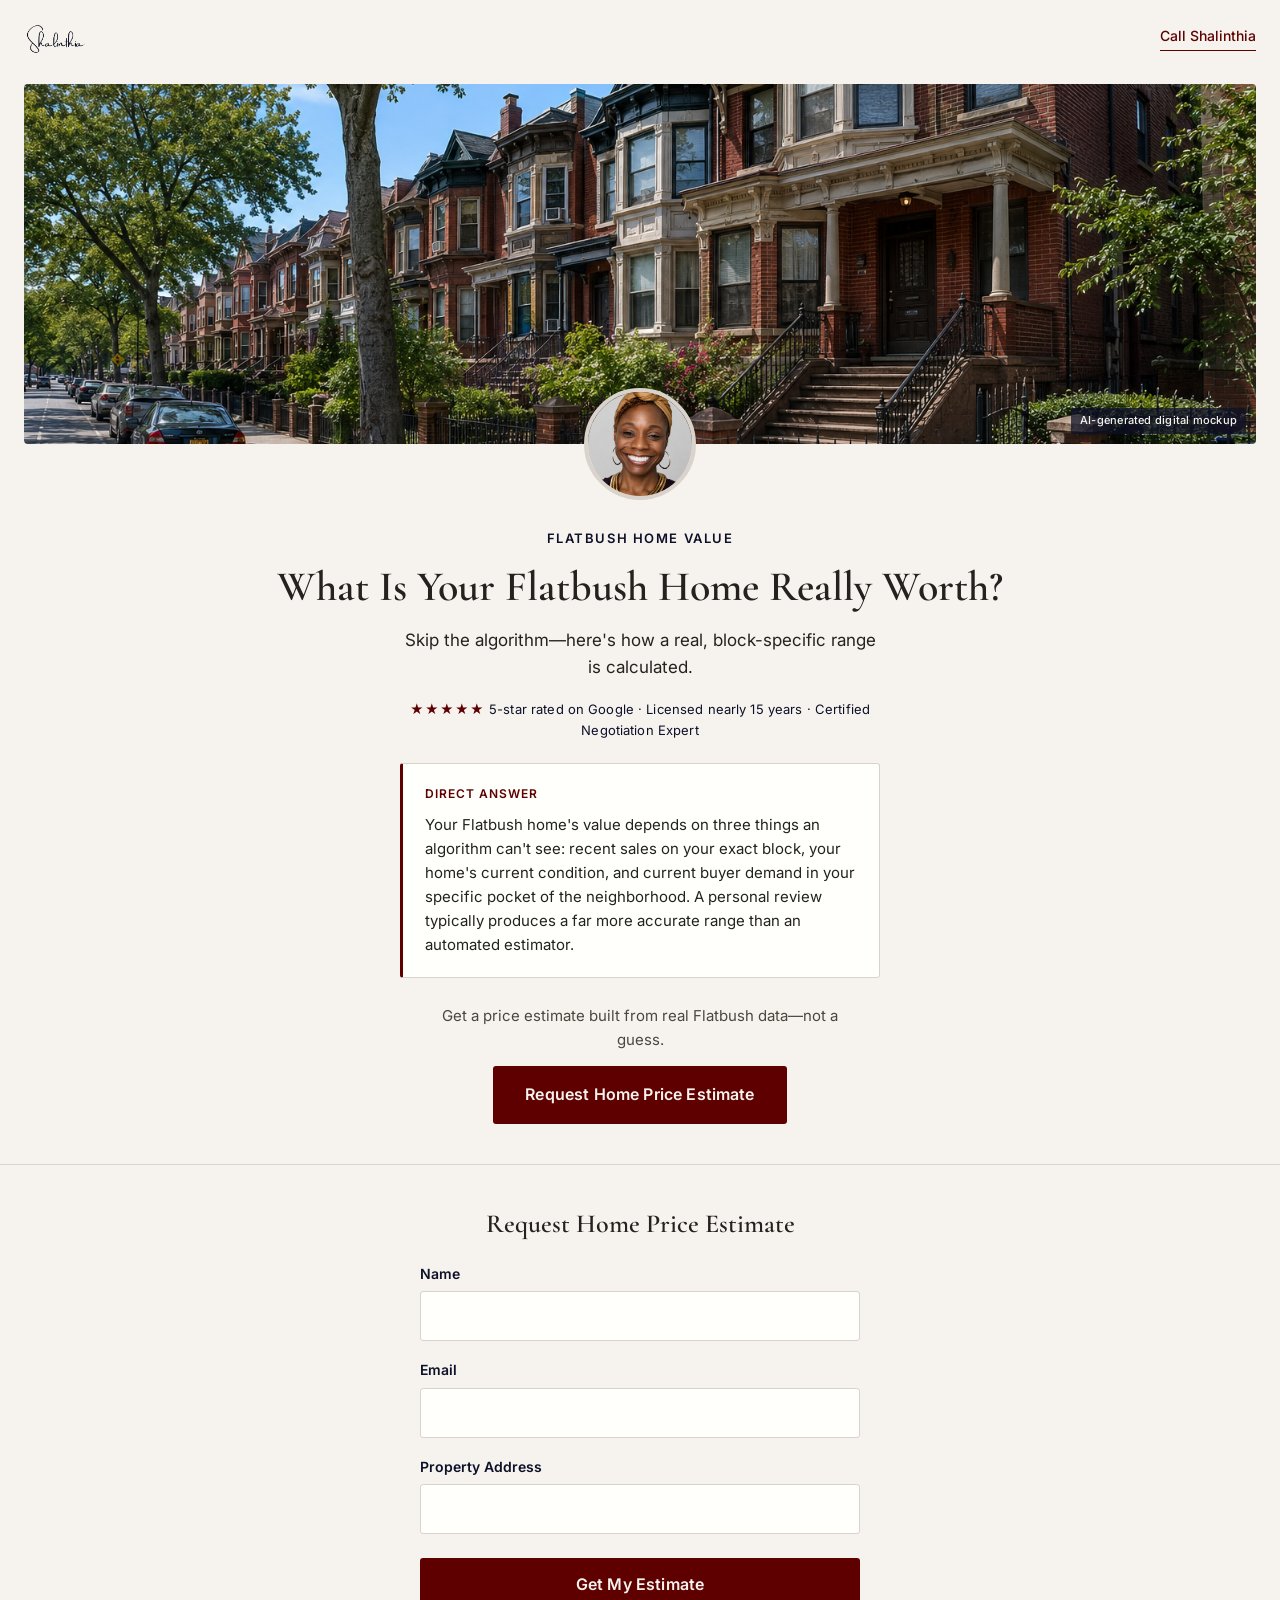
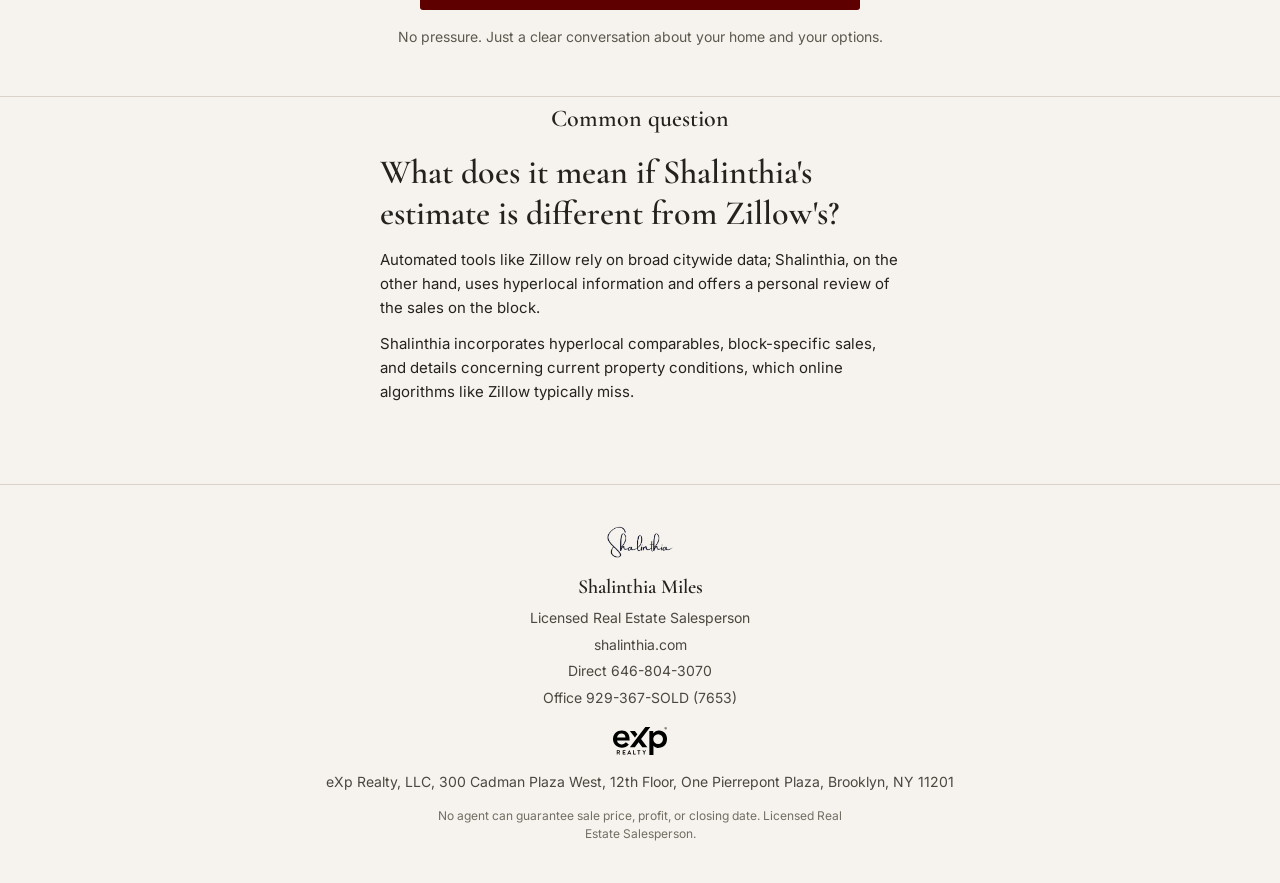
<file: neighborhoods/flatbush/home-value/index.html>
<!DOCTYPE html>
<html lang="en-US">
<head>
<meta charset="UTF-8">
<meta name="viewport" content="width=device-width, initial-scale=1.0">
<title>What Is Your Flatbush Home Really Worth? | Shalinthia Miles</title>
<meta name="description" content="Get a clear, realistic price range for your Flatbush home based on your home, nearby sales, and what buyers are paying right now.">
<link rel="canonical" href="https://www.shalinthia.com/neighborhoods/flatbush/home-value/">
<meta name="robots" content="index, follow">

<meta property="og:title" content="What Is Your Flatbush Home Really Worth?">
<meta property="og:description" content="Get a clear, realistic price range for your Flatbush home based on your home, nearby sales, and what buyers are paying right now.">
<meta property="og:url" content="https://www.shalinthia.com/neighborhoods/flatbush/home-value/">
<meta property="og:type" content="website">

<link rel="preconnect" href="https://fonts.googleapis.com">
<link rel="preconnect" href="https://fonts.gstatic.com" crossorigin>
<link href="https://fonts.googleapis.com/css2?family=Cormorant+Garamond:wght@500;600;700&family=Inter:wght@400;500;600&display=swap" rel="stylesheet">

<script type="application/ld+json">
{
  "@context": "https://schema.org",
  "@graph": [
    {
      "@type": "WebPage",
      "@id": "https://www.shalinthia.com/neighborhoods/flatbush/home-value/#webpage",
      "url": "https://www.shalinthia.com/neighborhoods/flatbush/home-value/",
      "name": "What Is Your Flatbush Home Really Worth?",
      "description": "Get a clear, realistic price range for your Flatbush home based on your home, nearby sales, and what buyers are paying right now.",
      "inLanguage": "en-US",
      "about": [
        { "@type": "Place", "name": "Flatbush, Brooklyn, NY" },
        { "@type": "Thing", "name": "Home value" },
        { "@type": "Thing", "name": "Home selling" }
      ],
      "mainEntity": { "@id": "https://www.shalinthia.com/neighborhoods/flatbush/home-value/#service" },
      "author": { "@id": "https://shalinthia.com/#shalinthia-miles" }
    },
    {
      "@type": "FAQPage",
      "@id": "https://www.shalinthia.com/neighborhoods/flatbush/home-value/#faq",
      "mainEntity": [
        {
          "@type": "Question",
          "name": "What does it mean if Shalinthia's estimate is different from Zillow's?",
          "acceptedAnswer": {
            "@type": "Answer",
            "text": "Automated tools like Zillow rely on broad citywide data; Shalinthia, on the other hand, uses hyperlocal information and offers a personal review of the sales on the block. She incorporates hyperlocal comparables, block-specific sales, and details concerning current property conditions, which online algorithms like Zillow typically miss."
          }
        }
      ]
    },
    {
      "@type": "Service",
      "@id": "https://www.shalinthia.com/neighborhoods/flatbush/home-value/#service",
      "name": "Flatbush Home Value Consultation",
      "serviceType": "Home value consultation",
      "description": "A personal home-value conversation based on the home, nearby sales, and current buyer activity in Flatbush.",
      "provider": { "@id": "https://shalinthia.com/#shalinthia-miles" },
      "areaServed": { "@type": "Place", "name": "Flatbush, Brooklyn, NY" }
    },
    {
      "@type": "Person",
      "@id": "https://shalinthia.com/#shalinthia-miles",
      "name": "Shalinthia Miles",
      "url": "https://shalinthia.com/",
      "jobTitle": "Licensed Real Estate Salesperson",
      "telephone": "+1-646-804-3070"
    }
  ]
}
</script>

<style>
  :root{
    --cream:#F6F3EE;
    --burgundy:#5E0000;
    --navy:#0D1028;
    --divider:#D9D3CB;
    --charcoal:#24221F;
  }

  *{box-sizing:border-box;margin:0;padding:0;}

  html{scroll-behavior:smooth;}

  body{
    background:var(--cream);
    color:var(--charcoal);
    font-family:'Inter',sans-serif;
    font-size:16px;
    line-height:1.6;
    -webkit-font-smoothing:antialiased;
  }

  @media (min-width:600px){ body{ font-size:18px; } }

  h1,h2{
    font-family:'Cormorant Garamond',serif;
    font-weight:600;
    color:var(--charcoal);
    line-height:1.15;
  }

  a{color:inherit;}

  img{max-width:100%;display:block;}

  .wrap{max-width:100%;margin:0 auto;padding:0 24px;}

  /* Header */
  header{
    padding:20px 24px;
    display:flex;
    align-items:center;
    justify-content:space-between;
    gap:16px;
  }

  .site-logo{
    display:block;
    height:36px;
    width:auto;
  }

  .call-link{
    font-size:14px;
    font-weight:500;
    color:var(--burgundy);
    text-decoration:none;
    border-bottom:1px solid var(--burgundy);
    padding-bottom:2px;
    white-space:nowrap;
  }
  .call-link:focus-visible,
  a:focus-visible,
  button:focus-visible,
  input:focus-visible{
    outline:2px solid var(--burgundy);
    outline-offset:3px;
  }

  /* Hero */
  .hero{padding:8px 0 40px;}

  .hero-image-frame{
    position:relative;
    margin:0 24px 0;
    border-radius:4px;
    overflow:hidden;
  }
  .hero-image-frame img{
    width:100%;
    height:280px;
    object-fit:cover;
    display:block;
  }
  @media (min-width:600px){ .hero-image-frame img{ height:360px; } }

  .ai-label{
    position:absolute;
    bottom:10px;
    right:10px;
    background:rgba(13,16,40,0.72);
    color:#F6F3EE;
    font-size:11px;
    font-weight:500;
    letter-spacing:0.02em;
    padding:4px 9px;
    border-radius:2px;
    z-index:3;
  }

  .headshot-block{
    display:flex;
    flex-direction:column;
    align-items:center;
    margin-top:-56px;
    position:relative;
    z-index:2;
  }

  .headshot{
    width:112px;
    height:112px;
    border-radius:50%;
    object-fit:cover;
    border:4px solid var(--divider);
    background:var(--cream);
  }

  .signature-logo{
    margin-top:14px;
    height:34px;
    width:auto;
  }

  .hero-copy{
    text-align:center;
    padding:28px 24px 0;
  }

  .eyebrow{
    font-size:13px;
    font-weight:600;
    letter-spacing:0.12em;
    text-transform:uppercase;
    color:var(--navy);
    margin-bottom:14px;
  }

  h1{
    font-size:32px;
    margin-bottom:16px;
  }
  @media (min-width:600px){ h1{ font-size:42px; } }

  .subhead{
    font-size:17px;
    color:var(--charcoal);
    max-width:480px;
    margin:0 auto 18px;
  }

  .authority-bar{
    font-size:13px;
    color:var(--navy);
    max-width:480px;
    margin:0 auto 22px;
    letter-spacing:0.01em;
  }
  .authority-bar .stars{color:var(--burgundy);letter-spacing:1px;}

  .answer-card{
    text-align:left;
    background:#FFFFFB;
    border:1px solid var(--divider);
    border-left:3px solid var(--burgundy);
    border-radius:3px;
    padding:20px 22px;
    max-width:480px;
    margin:0 auto 26px;
  }
  .answer-card p{
    font-size:15px;
    color:var(--charcoal);
    line-height:1.6;
  }
  .answer-card .answer-label{
    font-size:12px;
    font-weight:600;
    letter-spacing:0.08em;
    text-transform:uppercase;
    color:var(--burgundy);
    margin-bottom:10px;
    display:block;
  }

  .cta-lead{
    font-size:15px;
    color:#4A473F;
    max-width:440px;
    margin:0 auto 14px;
  }

  .support-line{
    font-size:15px;
    color:#4A473F;
    max-width:460px;
    margin:0 auto 28px;
  }

  .btn-primary{
    display:inline-block;
    background:var(--burgundy);
    color:var(--cream);
    font-family:'Inter',sans-serif;
    font-weight:600;
    font-size:16px;
    text-decoration:none;
    padding:16px 32px;
    border-radius:3px;
    border:none;
    cursor:pointer;
    min-height:48px;
    letter-spacing:0.01em;
  }
  .btn-primary:hover{background:#4A0000;}

  /* Divider */
  .divider{
    border:none;
    border-top:1px solid var(--divider);
    width:100%;
    margin:0;
  }

  /* Form */
  .form-section{padding:44px 24px 48px;}

  .form-heading{
    text-align:center;
    font-size:26px;
    margin-bottom:24px;
  }

  form{
    display:flex;
    flex-direction:column;
    gap:18px;
    max-width:440px;
    margin:0 auto;
  }

  .field{
    display:flex;
    flex-direction:column;
    gap:6px;
  }

  label{
    font-size:14px;
    font-weight:600;
    color:var(--navy);
  }

  input{
    font-family:'Inter',sans-serif;
    font-size:16px;
    padding:14px 14px;
    border:1px solid var(--divider);
    border-radius:3px;
    background:#FFFFFB;
    color:var(--charcoal);
    min-height:48px;
  }
  input::placeholder{color:#9C978B;}

  .submit-btn{
    margin-top:6px;
  }

  .form-note{
    text-align:center;
    font-size:14px;
    color:#5C594F;
    margin-top:16px;
  }

  /* Footer */
  footer{
    padding:36px 24px 40px;
    text-align:center;
    border-top:1px solid var(--divider);
  }

  .footer-signature{
    height:40px;
    width:auto;
    margin:0 auto 10px;
    display:block;
  }

  .footer-name{
    font-family:'Cormorant Garamond',serif;
    font-size:20px;
    font-weight:600;
    margin-bottom:4px;
  }

  .footer-line{
    font-size:14px;
    color:#4A473F;
    margin-bottom:4px;
  }

  .footer-line a{text-decoration:none;color:#4A473F;}

  .exp-logo{
    margin:18px auto 16px;
    height:28px;
    width:auto;
    display:block;
  }

  .compliance{
    font-size:12px;
    color:#726E63;
    max-width:420px;
    margin:14px auto 0;
    line-height:1.5;
  }

  /* FAQ */
  .faq-section{padding:8px 24px 44px;}

  .faq-heading{
    text-align:center;
    font-size:24px;
    margin-bottom:20px;
  }

  .faq-item{
    max-width:520px;
    margin:0 auto 18px;
    padding-bottom:18px;
    border-bottom:1px solid var(--divider);
  }
  .faq-item:last-child{border-bottom:none;}

  .faq-q{
    font-family:'Cormorant Garamond',serif;
    font-weight:600;
    font-size:28px;
    line-height:1.2;
    color:var(--charcoal);
    margin-bottom:14px;
  }
  @media (min-width:600px){ .faq-q{ font-size:34px; } }

  .faq-a{
    font-size:15px;
    color:var(--charcoal);
  }

  @media (prefers-reduced-motion: reduce){
    html{scroll-behavior:auto;}
  }
</style>
</head>
<body>

<header>
  <a href="/" aria-label="Shalinthia Miles home">
    <img class="site-logo" src="images/signature-logo.png" alt="Shalinthia Miles signature">
  </a>
  <a href="tel:+16468043070" class="call-link">Call Shalinthia</a>
</header>

<main>
  <section class="hero" aria-labelledby="hero-heading">
    <div class="hero-image-frame">
      <img src="images/flatbush-hero-image.png"
           alt="A tree-lined residential street of Flatbush, Brooklyn brownstones on a clear day">
      <span class="ai-label">AI-generated digital mockup</span>
    </div>

    <div class="headshot-block">
      <img class="headshot" src="images/shalinthia-headshot.png" alt="Shalinthia Miles, Licensed Real Estate Salesperson">
    </div>

    <div class="hero-copy">
      <p class="eyebrow">Flatbush Home Value</p>
      <h1 id="hero-heading">What Is Your Flatbush Home Really Worth?</h1>
      <p class="subhead">Skip the algorithm&mdash;here's how a real, block-specific range is calculated.</p>
      <p class="authority-bar"><span class="stars">&#9733;&#9733;&#9733;&#9733;&#9733;</span> 5-star rated on Google &middot; Licensed nearly 15 years &middot; Certified Negotiation Expert</p>

      <div class="answer-card">
        <span class="answer-label">Direct answer</span>
        <p>Your Flatbush home's value depends on three things an algorithm can't see: recent sales on your exact block, your home's current condition, and current buyer demand in your specific pocket of the neighborhood. A personal review typically produces a far more accurate range than an automated estimator.</p>
      </div>

      <p class="cta-lead">Get a price estimate built from real Flatbush data&mdash;not a guess.</p>
      <a href="#estimate-form" class="btn-primary">Request Home Price Estimate</a>
    </div>
  </section>

  <hr class="divider">

  <section class="form-section" id="estimate-form" aria-labelledby="form-heading">
    <div class="wrap">
      <h2 class="form-heading" id="form-heading">Request Home Price Estimate</h2>
      <form action="#" method="POST">
        <div class="field">
          <label for="name">Name</label>
          <input type="text" id="name" name="name" autocomplete="name" required>
        </div>
        <div class="field">
          <label for="email">Email</label>
          <input type="email" id="email" name="email" autocomplete="email" required>
        </div>
        <div class="field">
          <label for="address">Property Address</label>
          <input type="text" id="address" name="address" autocomplete="street-address" required>
        </div>
        <button type="submit" class="btn-primary submit-btn">Get My Estimate</button>
      </form>
      <p class="form-note">No pressure. Just a clear conversation about your home and your options.</p>
    </div>
  </section>

  <hr class="divider">

  <section class="faq-section" aria-labelledby="faq-heading">
    <div class="wrap">
      <h2 class="faq-heading" id="faq-heading">Common question</h2>
      <div class="faq-item">
        <p class="faq-q">What does it mean if Shalinthia's estimate is different from Zillow's?</p>
        <p class="faq-a">Automated tools like Zillow rely on broad citywide data; Shalinthia, on the other hand, uses hyperlocal information and offers a personal review of the sales on the block.</p>
        <p class="faq-a" style="margin-top:12px;">Shalinthia incorporates hyperlocal comparables, block-specific sales, and details concerning current property conditions, which online algorithms like Zillow typically miss.</p>
      </div>
    </div>
  </section>
</main>

<footer>
  <img class="footer-signature" src="images/signature-logo.png" alt="Shalinthia Miles signature">
  <p class="footer-name">Shalinthia Miles</p>
  <p class="footer-line">Licensed Real Estate Salesperson</p>
  <p class="footer-line"><a href="https://shalinthia.com">shalinthia.com</a></p>
  <p class="footer-line">Direct <a href="tel:+16468043070">646-804-3070</a></p>
  <p class="footer-line">Office <a href="tel:+19293677653">929-367-SOLD (7653)</a></p>

  <!-- eXp Realty approved logo -->
  <img class="exp-logo" src="images/exp-logo.svg" alt="eXp Realty">
  <p class="footer-line">eXp Realty, LLC, 300 Cadman Plaza West, 12th Floor, One Pierrepont Plaza, Brooklyn, NY 11201</p>

  <p class="compliance">No agent can guarantee sale price, profit, or closing date. Licensed Real Estate Salesperson.</p>
</footer>

</body>
</html>
</file>
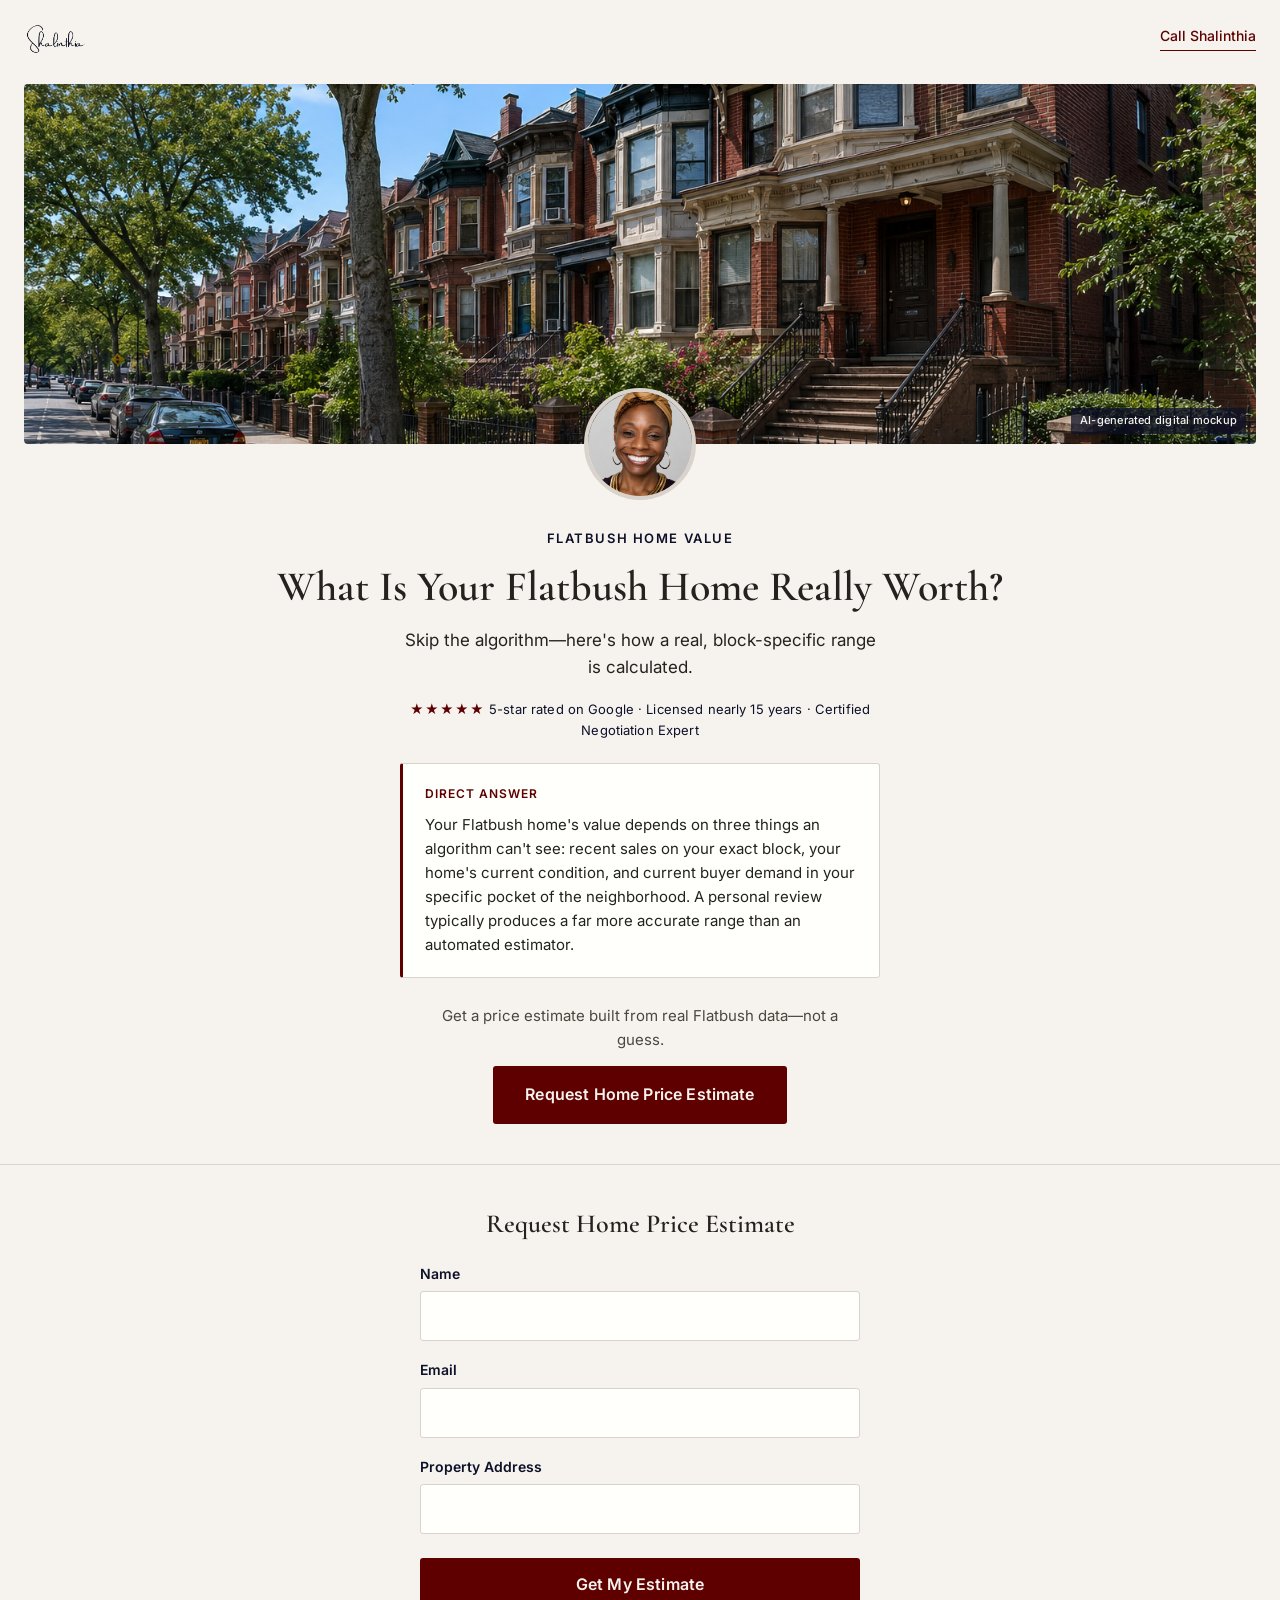
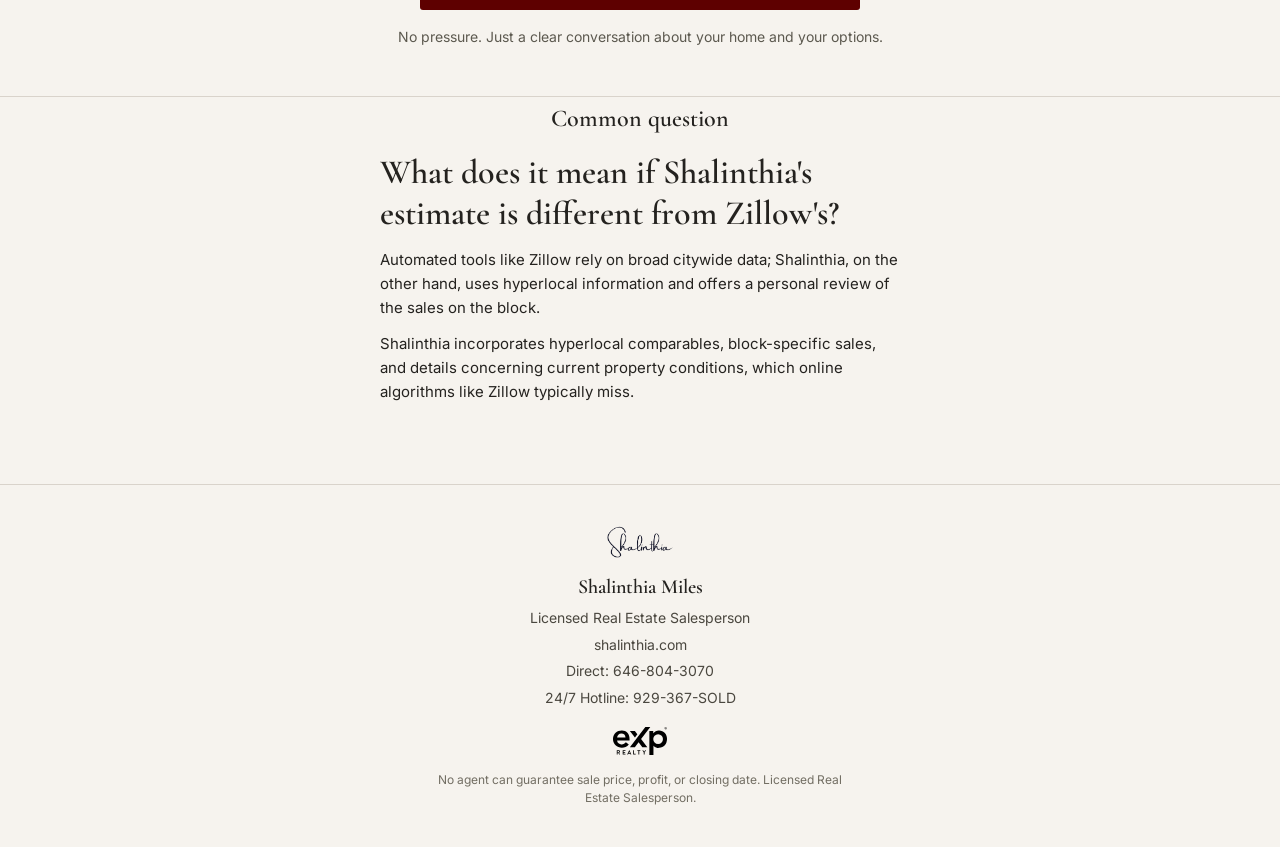
<file: flatbush-home-value.html>
<!DOCTYPE html>
<html lang="en-US">
<head>
<meta charset="UTF-8">
<meta name="viewport" content="width=device-width, initial-scale=1.0">
<title>What Is Your Flatbush Home Really Worth? | Shalinthia Miles</title>
<meta name="description" content="Get a clear, realistic price range for your Flatbush home based on your home, nearby sales, and what buyers are paying right now.">
<link rel="canonical" href="https://shalinthia.com/flatbush-home-value/">
<meta name="robots" content="index, follow">

<meta property="og:title" content="What Is Your Flatbush Home Really Worth?">
<meta property="og:description" content="Get a clear, realistic price range for your Flatbush home based on your home, nearby sales, and what buyers are paying right now.">
<meta property="og:url" content="https://shalinthia.com/flatbush-home-value/">
<meta property="og:type" content="website">

<link rel="preconnect" href="https://fonts.googleapis.com">
<link rel="preconnect" href="https://fonts.gstatic.com" crossorigin>
<link href="https://fonts.googleapis.com/css2?family=Cormorant+Garamond:wght@500;600;700&family=Inter:wght@400;500;600&display=swap" rel="stylesheet">

<script type="application/ld+json">
{
  "@context": "https://schema.org",
  "@graph": [
    {
      "@type": "WebPage",
      "@id": "https://shalinthia.com/flatbush-home-value/#webpage",
      "url": "https://shalinthia.com/flatbush-home-value/",
      "name": "What Is Your Flatbush Home Really Worth?",
      "description": "Get a clear, realistic price range for your Flatbush home based on your home, nearby sales, and what buyers are paying right now.",
      "inLanguage": "en-US",
      "about": [
        { "@type": "Place", "name": "Flatbush, Brooklyn, NY" },
        { "@type": "Thing", "name": "Home value" },
        { "@type": "Thing", "name": "Home selling" }
      ],
      "mainEntity": { "@id": "https://shalinthia.com/flatbush-home-value/#service" },
      "author": { "@id": "https://shalinthia.com/#shalinthia-miles" }
    },
    {
      "@type": "FAQPage",
      "@id": "https://shalinthia.com/flatbush-home-value/#faq",
      "mainEntity": [
        {
          "@type": "Question",
          "name": "What does it mean if Shalinthia's estimate is different from Zillow's?",
          "acceptedAnswer": {
            "@type": "Answer",
            "text": "Automated tools like Zillow rely on broad citywide data; Shalinthia, on the other hand, uses hyperlocal information and offers a personal review of the sales on the block. She incorporates hyperlocal comparables, block-specific sales, and details concerning current property conditions, which online algorithms like Zillow typically miss."
          }
        }
      ]
    },
    {
      "@type": "Service",
      "@id": "https://shalinthia.com/flatbush-home-value/#service",
      "name": "Flatbush Home Value Consultation",
      "serviceType": "Home value consultation",
      "description": "A personal home-value conversation based on the home, nearby sales, and current buyer activity in Flatbush.",
      "provider": { "@id": "https://shalinthia.com/#shalinthia-miles" },
      "areaServed": { "@type": "Place", "name": "Flatbush, Brooklyn, NY" }
    },
    {
      "@type": "Person",
      "@id": "https://shalinthia.com/#shalinthia-miles",
      "name": "Shalinthia Miles",
      "url": "https://shalinthia.com/",
      "jobTitle": "Licensed Real Estate Salesperson",
      "telephone": "+1-646-804-3070"
    }
  ]
}
</script>

<style>
  :root{
    --cream:#F6F3EE;
    --burgundy:#5E0000;
    --navy:#0D1028;
    --divider:#D9D3CB;
    --charcoal:#24221F;
  }

  *{box-sizing:border-box;margin:0;padding:0;}

  html{scroll-behavior:smooth;}

  body{
    background:var(--cream);
    color:var(--charcoal);
    font-family:'Inter',sans-serif;
    font-size:16px;
    line-height:1.6;
    -webkit-font-smoothing:antialiased;
  }

  @media (min-width:600px){ body{ font-size:18px; } }

  h1,h2{
    font-family:'Cormorant Garamond',serif;
    font-weight:600;
    color:var(--charcoal);
    line-height:1.15;
  }

  a{color:inherit;}

  img{max-width:100%;display:block;}

  .wrap{max-width:100%;margin:0 auto;padding:0 24px;}

  /* Header */
  header{
    padding:20px 24px;
    display:flex;
    align-items:center;
    justify-content:space-between;
    gap:16px;
  }

  .site-logo{
    display:block;
    height:36px;
    width:auto;
  }

  .call-link{
    font-size:14px;
    font-weight:500;
    color:var(--burgundy);
    text-decoration:none;
    border-bottom:1px solid var(--burgundy);
    padding-bottom:2px;
    white-space:nowrap;
  }
  .call-link:focus-visible,
  a:focus-visible,
  button:focus-visible,
  input:focus-visible{
    outline:2px solid var(--burgundy);
    outline-offset:3px;
  }

  /* Hero */
  .hero{padding:8px 0 40px;}

  .hero-image-frame{
    position:relative;
    margin:0 24px 0;
    border-radius:4px;
    overflow:hidden;
  }
  .hero-image-frame img{
    width:100%;
    height:280px;
    object-fit:cover;
    display:block;
  }
  @media (min-width:600px){ .hero-image-frame img{ height:360px; } }

  .ai-label{
    position:absolute;
    bottom:10px;
    right:10px;
    background:rgba(13,16,40,0.72);
    color:#F6F3EE;
    font-size:11px;
    font-weight:500;
    letter-spacing:0.02em;
    padding:4px 9px;
    border-radius:2px;
    z-index:3;
  }

  .headshot-block{
    display:flex;
    flex-direction:column;
    align-items:center;
    margin-top:-56px;
    position:relative;
    z-index:2;
  }

  .headshot{
    width:112px;
    height:112px;
    border-radius:50%;
    object-fit:cover;
    border:4px solid var(--divider);
    background:var(--cream);
  }

  .signature-logo{
    margin-top:14px;
    height:34px;
    width:auto;
  }

  .hero-copy{
    text-align:center;
    padding:28px 24px 0;
  }

  .eyebrow{
    font-size:13px;
    font-weight:600;
    letter-spacing:0.12em;
    text-transform:uppercase;
    color:var(--navy);
    margin-bottom:14px;
  }

  h1{
    font-size:32px;
    margin-bottom:16px;
  }
  @media (min-width:600px){ h1{ font-size:42px; } }

  .subhead{
    font-size:17px;
    color:var(--charcoal);
    max-width:480px;
    margin:0 auto 18px;
  }

  .authority-bar{
    font-size:13px;
    color:var(--navy);
    max-width:480px;
    margin:0 auto 22px;
    letter-spacing:0.01em;
  }
  .authority-bar .stars{color:var(--burgundy);letter-spacing:1px;}

  .answer-card{
    text-align:left;
    background:#FFFFFB;
    border:1px solid var(--divider);
    border-left:3px solid var(--burgundy);
    border-radius:3px;
    padding:20px 22px;
    max-width:480px;
    margin:0 auto 26px;
  }
  .answer-card p{
    font-size:15px;
    color:var(--charcoal);
    line-height:1.6;
  }
  .answer-card .answer-label{
    font-size:12px;
    font-weight:600;
    letter-spacing:0.08em;
    text-transform:uppercase;
    color:var(--burgundy);
    margin-bottom:10px;
    display:block;
  }

  .cta-lead{
    font-size:15px;
    color:#4A473F;
    max-width:440px;
    margin:0 auto 14px;
  }

  .support-line{
    font-size:15px;
    color:#4A473F;
    max-width:460px;
    margin:0 auto 28px;
  }

  .btn-primary{
    display:inline-block;
    background:var(--burgundy);
    color:var(--cream);
    font-family:'Inter',sans-serif;
    font-weight:600;
    font-size:16px;
    text-decoration:none;
    padding:16px 32px;
    border-radius:3px;
    border:none;
    cursor:pointer;
    min-height:48px;
    letter-spacing:0.01em;
  }
  .btn-primary:hover{background:#4A0000;}

  /* Divider */
  .divider{
    border:none;
    border-top:1px solid var(--divider);
    width:100%;
    margin:0;
  }

  /* Form */
  .form-section{padding:44px 24px 48px;}

  .form-heading{
    text-align:center;
    font-size:26px;
    margin-bottom:24px;
  }

  form{
    display:flex;
    flex-direction:column;
    gap:18px;
    max-width:440px;
    margin:0 auto;
  }

  .field{
    display:flex;
    flex-direction:column;
    gap:6px;
  }

  label{
    font-size:14px;
    font-weight:600;
    color:var(--navy);
  }

  input{
    font-family:'Inter',sans-serif;
    font-size:16px;
    padding:14px 14px;
    border:1px solid var(--divider);
    border-radius:3px;
    background:#FFFFFB;
    color:var(--charcoal);
    min-height:48px;
  }
  input::placeholder{color:#9C978B;}

  .submit-btn{
    margin-top:6px;
  }

  .form-note{
    text-align:center;
    font-size:14px;
    color:#5C594F;
    margin-top:16px;
  }

  /* Footer */
  footer{
    padding:36px 24px 40px;
    text-align:center;
    border-top:1px solid var(--divider);
  }

  .footer-signature{
    height:40px;
    width:auto;
    margin:0 auto 10px;
    display:block;
  }

  .footer-name{
    font-family:'Cormorant Garamond',serif;
    font-size:20px;
    font-weight:600;
    margin-bottom:4px;
  }

  .footer-line{
    font-size:14px;
    color:#4A473F;
    margin-bottom:4px;
  }

  .footer-line a{text-decoration:none;color:#4A473F;}

  .exp-logo{
    margin:18px auto 16px;
    height:28px;
    width:auto;
    display:block;
  }

  .compliance{
    font-size:12px;
    color:#726E63;
    max-width:420px;
    margin:14px auto 0;
    line-height:1.5;
  }

  /* FAQ */
  .faq-section{padding:8px 24px 44px;}

  .faq-heading{
    text-align:center;
    font-size:24px;
    margin-bottom:20px;
  }

  .faq-item{
    max-width:520px;
    margin:0 auto 18px;
    padding-bottom:18px;
    border-bottom:1px solid var(--divider);
  }
  .faq-item:last-child{border-bottom:none;}

  .faq-q{
    font-family:'Cormorant Garamond',serif;
    font-weight:600;
    font-size:28px;
    line-height:1.2;
    color:var(--charcoal);
    margin-bottom:14px;
  }
  @media (min-width:600px){ .faq-q{ font-size:34px; } }

  .faq-a{
    font-size:15px;
    color:var(--charcoal);
  }

  @media (prefers-reduced-motion: reduce){
    html{scroll-behavior:auto;}
  }
</style>
</head>
<body>

<header>
  <a href="/" aria-label="Shalinthia Miles home">
    <img class="site-logo" src="images/signature-logo.png" alt="Shalinthia Miles signature">
  </a>
  <a href="tel:+16468043070" class="call-link">Call Shalinthia</a>
</header>

<main>
  <section class="hero" aria-labelledby="hero-heading">
    <div class="hero-image-frame">
      <img src="images/flatbush-hero-image.png"
           alt="A tree-lined residential street of Flatbush, Brooklyn brownstones on a clear day">
      <span class="ai-label">AI-generated digital mockup</span>
    </div>

    <div class="headshot-block">
      <img class="headshot" src="images/shalinthia-headshot.png" alt="Shalinthia Miles, Licensed Real Estate Salesperson">
    </div>

    <div class="hero-copy">
      <p class="eyebrow">Flatbush Home Value</p>
      <h1 id="hero-heading">What Is Your Flatbush Home Really Worth?</h1>
      <p class="subhead">Skip the algorithm&mdash;here's how a real, block-specific range is calculated.</p>
      <p class="authority-bar"><span class="stars">&#9733;&#9733;&#9733;&#9733;&#9733;</span> 5-star rated on Google &middot; Licensed nearly 15 years &middot; Certified Negotiation Expert</p>

      <div class="answer-card">
        <span class="answer-label">Direct answer</span>
        <p>Your Flatbush home's value depends on three things an algorithm can't see: recent sales on your exact block, your home's current condition, and current buyer demand in your specific pocket of the neighborhood. A personal review typically produces a far more accurate range than an automated estimator.</p>
      </div>

      <p class="cta-lead">Get a price estimate built from real Flatbush data&mdash;not a guess.</p>
      <a href="#estimate-form" class="btn-primary">Request Home Price Estimate</a>
    </div>
  </section>

  <hr class="divider">

  <section class="form-section" id="estimate-form" aria-labelledby="form-heading">
    <div class="wrap">
      <h2 class="form-heading" id="form-heading">Request Home Price Estimate</h2>
      <form action="#" method="POST">
        <div class="field">
          <label for="name">Name</label>
          <input type="text" id="name" name="name" autocomplete="name" required>
        </div>
        <div class="field">
          <label for="email">Email</label>
          <input type="email" id="email" name="email" autocomplete="email" required>
        </div>
        <div class="field">
          <label for="address">Property Address</label>
          <input type="text" id="address" name="address" autocomplete="street-address" required>
        </div>
        <button type="submit" class="btn-primary submit-btn">Get My Estimate</button>
      </form>
      <p class="form-note">No pressure. Just a clear conversation about your home and your options.</p>
    </div>
  </section>

  <hr class="divider">

  <section class="faq-section" aria-labelledby="faq-heading">
    <div class="wrap">
      <h2 class="faq-heading" id="faq-heading">Common question</h2>
      <div class="faq-item">
        <p class="faq-q">What does it mean if Shalinthia's estimate is different from Zillow's?</p>
        <p class="faq-a">Automated tools like Zillow rely on broad citywide data; Shalinthia, on the other hand, uses hyperlocal information and offers a personal review of the sales on the block.</p>
        <p class="faq-a" style="margin-top:12px;">Shalinthia incorporates hyperlocal comparables, block-specific sales, and details concerning current property conditions, which online algorithms like Zillow typically miss.</p>
      </div>
    </div>
  </section>
</main>

<footer>
  <img class="footer-signature" src="images/signature-logo.png" alt="Shalinthia Miles signature">
  <p class="footer-name">Shalinthia Miles</p>
  <p class="footer-line">Licensed Real Estate Salesperson</p>
  <p class="footer-line"><a href="https://shalinthia.com">shalinthia.com</a></p>
  <p class="footer-line">Direct: <a href="tel:+16468043070">646-804-3070</a></p>
  <p class="footer-line">24/7 Hotline: <a href="tel:9293677653">929-367-SOLD</a></p>

  <!-- eXp Realty approved logo -->
  <img class="exp-logo" src="images/exp-logo.svg" alt="eXp Realty">

  <p class="compliance">No agent can guarantee sale price, profit, or closing date. Licensed Real Estate Salesperson.</p>
</footer>

</body>
</html>
</file>
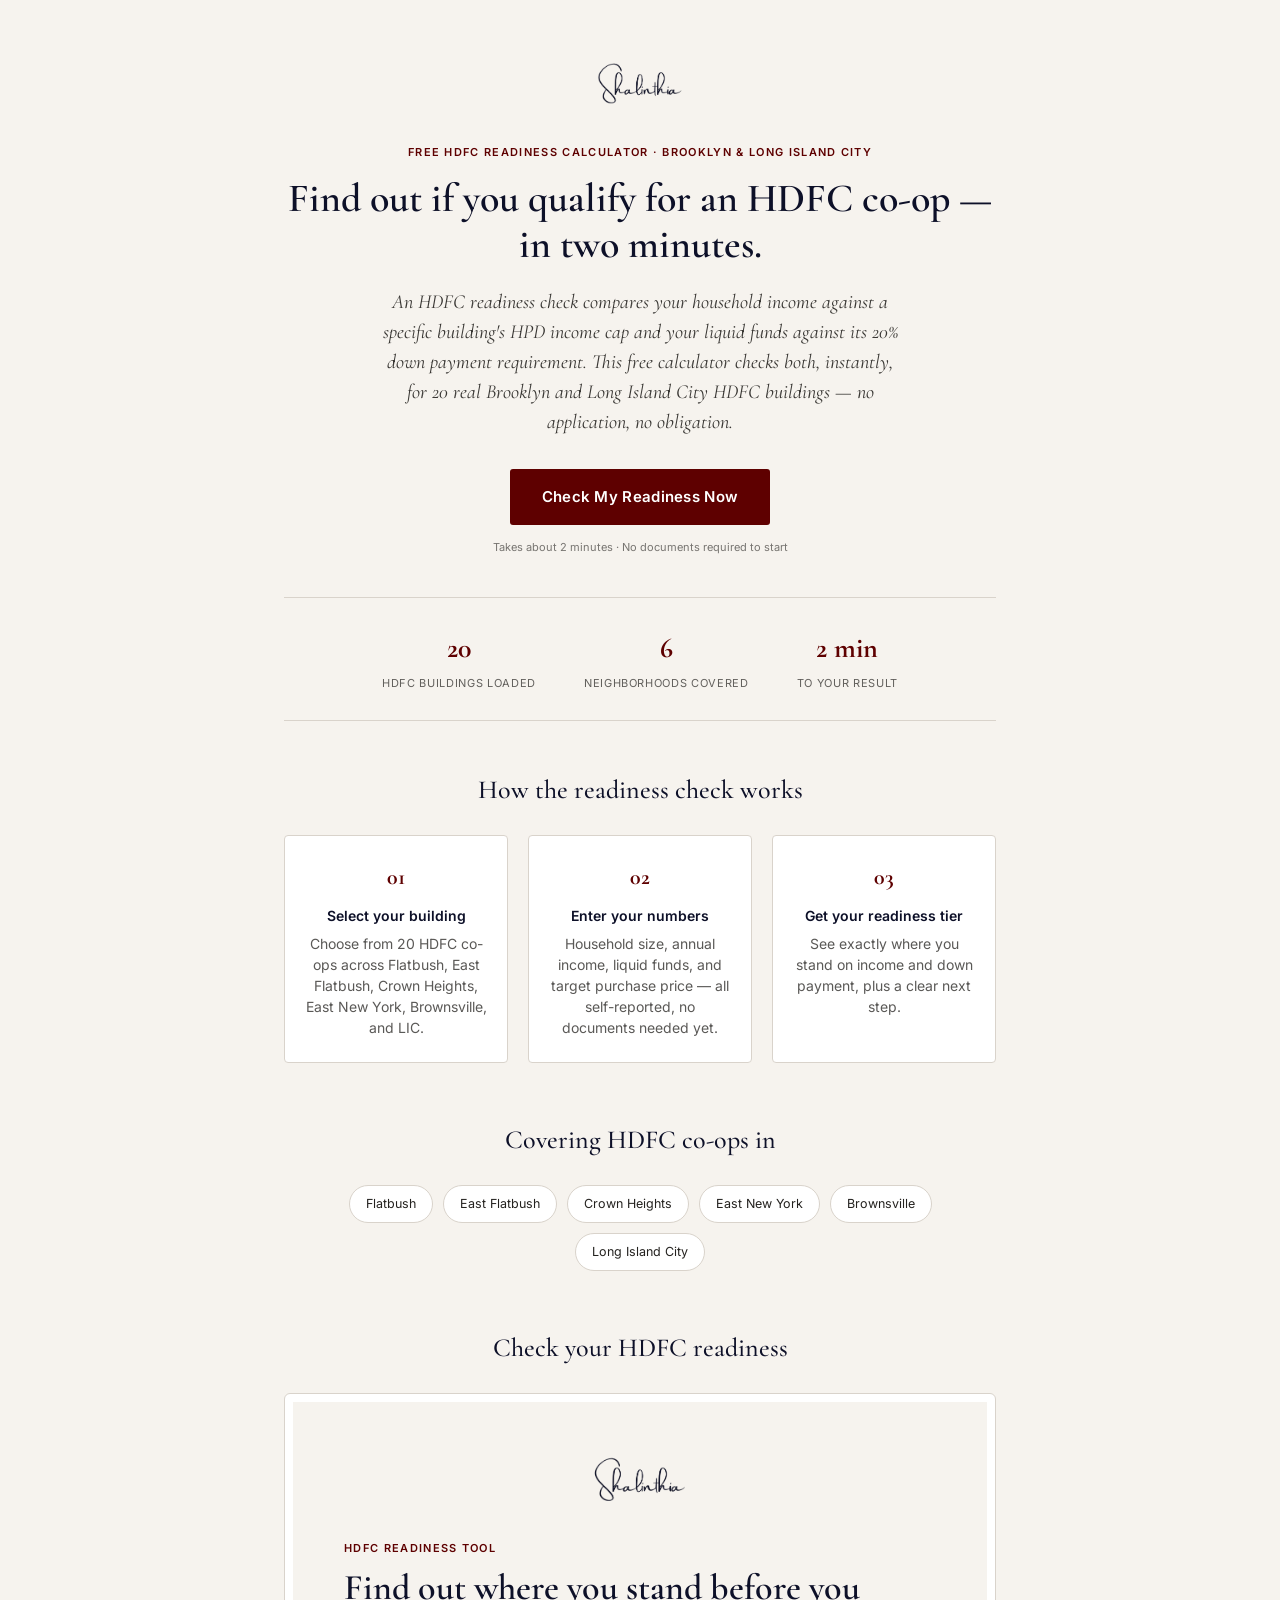
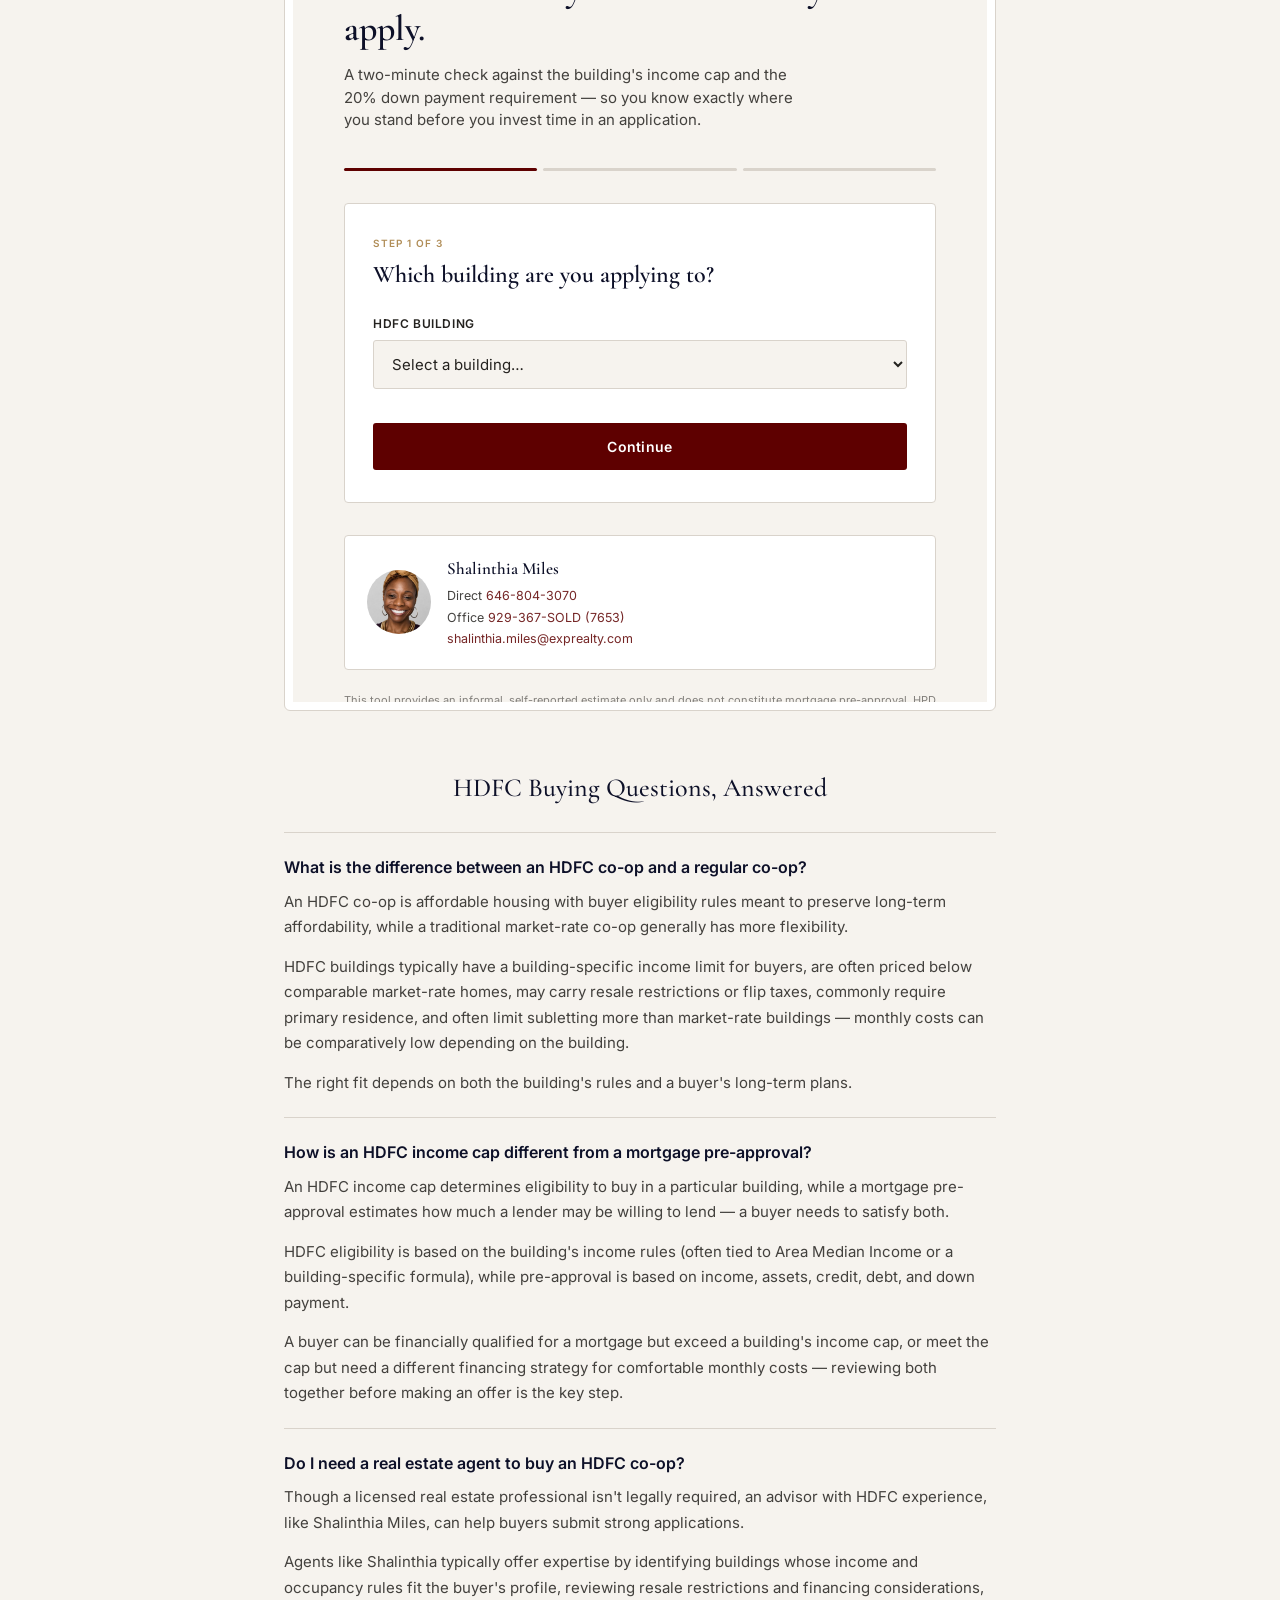
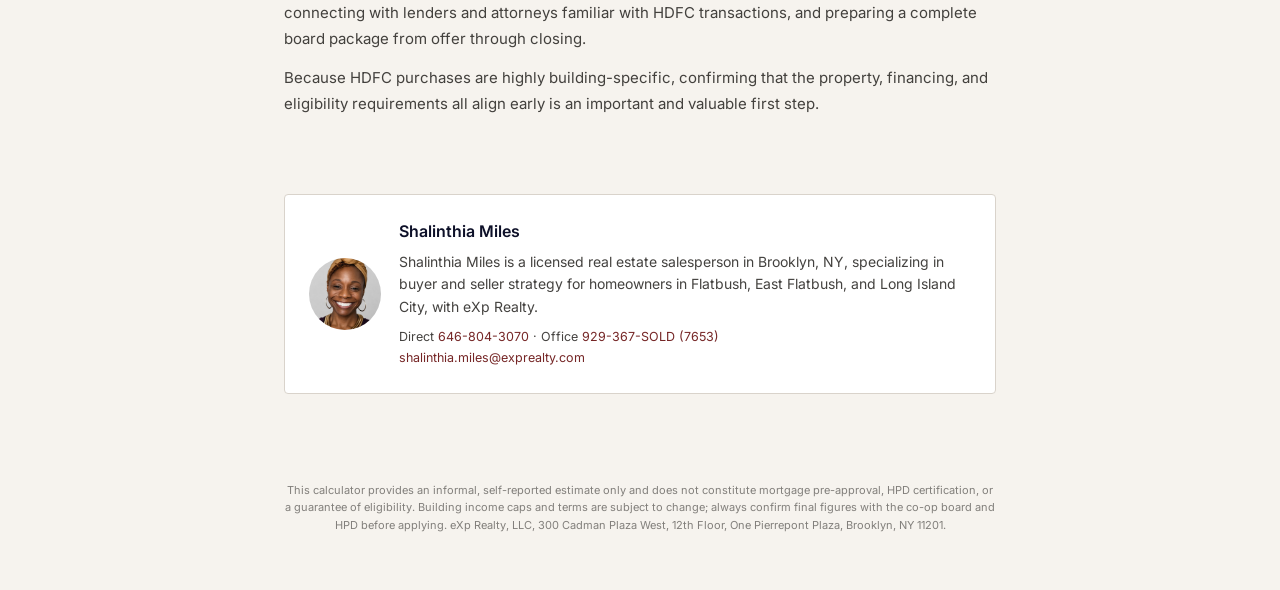
<file: hdfc-readiness-landing.html>
<!DOCTYPE html>
<html lang="en">
<head>
<meta charset="UTF-8">
<meta name="viewport" content="width=device-width, initial-scale=1.0">
<title>HDFC Income &amp; Down Payment Readiness Calculator | Brooklyn &amp; LIC | Shalinthia Miles</title>
<meta name="description" content="Free HDFC readiness calculator for Brooklyn and Long Island City buyers. Check your household income against building-specific HPD limits and your liquid funds against the 20% down payment requirement in two minutes.">
<link rel="canonical" href="https://propertyfanatix.github.io/framerwebsite/hdfc-readiness-landing.html">

<!-- Open Graph / social + AI crawler preview tags -->
<meta property="og:type" content="website">
<meta property="og:title" content="HDFC Income & Down Payment Readiness Calculator | Brooklyn & LIC">
<meta property="og:description" content="Free HDFC readiness calculator for Brooklyn and Long Island City buyers. Check your household income against building-specific HPD limits and your liquid funds against the 20% down payment requirement in two minutes.">
<meta property="og:url" content="https://propertyfanatix.github.io/framerwebsite/hdfc-readiness-landing.html">
<meta property="og:site_name" content="Shalinthia Miles | eXp Realty">
<meta name="twitter:card" content="summary">
<meta name="twitter:title" content="HDFC Income & Down Payment Readiness Calculator | Brooklyn & LIC">
<meta name="twitter:description" content="Free HDFC readiness calculator for Brooklyn and Long Island City buyers.">

<link rel="preconnect" href="https://fonts.googleapis.com">
<link href="https://fonts.googleapis.com/css2?family=Cormorant+Garamond:wght@500;600;700&family=Inter:wght@400;500;600;700&display=swap" rel="stylesheet">

<!-- Person / RealEstateAgent schema for entity recognition across platforms -->
<script type="application/ld+json">
{
  "@context": "https://schema.org",
  "@type": "RealEstateAgent",
  "name": "Shalinthia Miles",
  "description": "Shalinthia Miles is a licensed real estate salesperson in Brooklyn, NY, specializing in seller and buyer strategy for homeowners in Flatbush and East Flatbush, with eXp Realty.",
  "areaServed": [
    {"@type": "Place", "name": "Flatbush, Brooklyn, NY"},
    {"@type": "Place", "name": "East Flatbush, Brooklyn, NY"},
    {"@type": "Place", "name": "Crown Heights, Brooklyn, NY"},
    {"@type": "Place", "name": "East New York, Brooklyn, NY"},
    {"@type": "Place", "name": "Brownsville, Brooklyn, NY"},
    {"@type": "Place", "name": "Long Island City, Queens, NY"}
  ],
  "email": "shalinthia.miles@exprealty.com",
  "telephone": "+1-646-804-3070",
  "worksFor": {
    "@type": "Organization",
    "name": "eXp Realty"
  }
}
</script>

<!-- FAQ Schema for AI answer engines (ChatGPT, Perplexity, Google AI Overviews, Gemini) -->
<script type="application/ld+json">
{
  "@context": "https://schema.org",
  "@type": "FAQPage",
  "mainEntity": [
    {
      "@type": "Question",
      "name": "What is the difference between an HDFC co-op and a regular co-op?",
      "acceptedAnswer": {
        "@type": "Answer",
        "text": "An HDFC co-op is affordable housing with buyer eligibility rules intended to preserve long-term affordability, typically including a building-specific income limit, below-market pricing, possible resale restrictions or flip taxes, and often stricter primary-residence and subletting requirements. A traditional market-rate co-op generally has no income cap and more flexibility around resale and occupancy. The right fit depends on both the building's rules and a buyer's long-term plans."
      }
    },
    {
      "@type": "Question",
      "name": "How is an HDFC income cap different from a mortgage pre-approval?",
      "acceptedAnswer": {
        "@type": "Answer",
        "text": "An HDFC income cap determines whether a buyer is eligible to purchase in a particular building, based on the building's income rules or Area Median Income formula. A mortgage pre-approval estimates how much a lender is willing to lend, based on income, assets, credit, debt, and down payment. A buyer needs to satisfy both, since being pre-approved for a mortgage does not guarantee meeting a specific building's HDFC income cap."
      }
    },
    {
      "@type": "Question",
      "name": "Do I need a real estate agent to buy an HDFC co-op?",
      "acceptedAnswer": {
        "@type": "Answer",
        "text": "A real estate agent is not legally required to buy an HDFC co-op, but an advisor with HDFC experience can help identify buildings that fit a buyer's income and occupancy profile, review resale restrictions and financing considerations, connect buyers with lenders and attorneys familiar with HDFC transactions, and prepare a complete board application package from offer through closing."
      }
    }
  ]
}
</script>

<style>
  :root{
    --burgundy:#5E0000;
    --navy:#0D1028;
    --charcoal:#24221F;
    --cream:#F6F3EE;
    --beige:#D9D3CB;
    --gold:#B08D57;
  }
  *{box-sizing:border-box;}
  body{
    margin:0;
    background:var(--cream);
    color:var(--charcoal);
    font-family:'Inter',sans-serif;
    line-height:1.6;
    -webkit-font-smoothing:antialiased;
  }
  .container{
    max-width:760px;
    margin:0 auto;
    padding:0 24px;
  }

  /* ---- HERO / ANSWER CAPSULE ---- */
  .hero{
    padding:56px 0 40px;
    text-align:center;
  }
  .hero .brand-header img{height:52px;margin-bottom:28px;}
  .eyebrow{
    font-weight:600;
    text-transform:uppercase;
    letter-spacing:0.12em;
    font-size:11px;
    color:var(--burgundy);
    margin-bottom:14px;
  }
  h1{
    font-family:'Cormorant Garamond',serif;
    font-weight:600;
    font-size:40px;
    line-height:1.15;
    margin:0 0 20px;
    color:var(--navy);
  }
  .answer-capsule{
    font-family:'Cormorant Garamond',serif;
    font-style:italic;
    font-weight:400;
    font-size:20px;
    line-height:1.5;
    color:var(--charcoal);
    max-width:58ch;
    margin:0 auto 32px;
    opacity:0.9;
  }
  .hero-cta{
    display:inline-block;
    background:var(--burgundy);
    color:#fff;
    text-decoration:none;
    padding:16px 32px;
    border-radius:3px;
    font-weight:600;
    font-size:15px;
    letter-spacing:0.02em;
  }
  .hero-note{
    font-size:11px;
    opacity:0.6;
    margin-top:14px;
  }

  /* ---- TRUST / STAT STRIP ---- */
  .stat-strip{
    display:flex;
    justify-content:center;
    gap:48px;
    padding:28px 0;
    border-top:1px solid var(--beige);
    border-bottom:1px solid var(--beige);
    margin-bottom:48px;
    flex-wrap:wrap;
  }
  .stat{text-align:center;}
  .stat-num{
    font-family:'Cormorant Garamond',serif;
    font-weight:700;
    font-size:28px;
    color:var(--burgundy);
  }
  .stat-label{
    font-size:11px;
    text-transform:uppercase;
    letter-spacing:0.06em;
    opacity:0.7;
    margin-top:4px;
  }

  /* ---- HOW IT WORKS ---- */
  section{margin-bottom:56px;}
  h2{
    font-family:'Cormorant Garamond',serif;
    font-weight:500;
    font-size:26px;
    color:var(--navy);
    margin-bottom:24px;
    text-align:center;
  }
  .steps{
    display:grid;
    grid-template-columns:repeat(3,1fr);
    gap:20px;
  }
  .step{
    background:#fff;
    border:1px solid var(--beige);
    border-radius:4px;
    padding:24px 20px;
    text-align:center;
  }
  .step-num{
    font-family:'Cormorant Garamond',serif;
    font-weight:700;
    font-size:22px;
    color:var(--burgundy);
    margin-bottom:10px;
  }
  .step-title{font-weight:600;font-size:14px;margin-bottom:6px;color:var(--navy);}
  .step-desc{font-size:14px;opacity:0.75;line-height:1.5;}

  /* ---- CALCULATOR EMBED CONTAINER ---- */
  .calc-wrap{
    background:#fff;
    border:1px solid var(--beige);
    border-radius:6px;
    padding:8px;
  }
  .calc-frame{
    width:100%;
    min-height:900px;
    border:none;
    display:block;
  }

  /* ---- FAQ (AEO/GEO) ---- */
  .faq-item{
    border-top:1px solid var(--beige);
    padding:22px 0;
  }
  .faq-item:first-child{border-top:none;}
  .faq-q{
    font-family:'Inter',sans-serif;
    font-weight:600;
    font-size:16px;
    color:var(--navy);
    margin-bottom:8px;
  }
  .faq-a{
    font-size:15px;
    opacity:0.85;
    line-height:1.7;
  }
  .faq-a p{
    margin:0 0 14px;
  }
  .faq-a p:last-child{
    margin-bottom:0;
  }

  /* ---- NEIGHBORHOOD CONTEXT ---- */
  .neighborhoods{
    display:flex;
    flex-wrap:wrap;
    gap:10px;
    justify-content:center;
  }
  .chip{
    background:#fff;
    border:1px solid var(--beige);
    color:var(--charcoal);
    font-size:12.5px;
    padding:8px 16px;
    border-radius:20px;
  }

  /* ---- IDENTITY / AGENT BLOCK ---- */
  .agent-block{
    display:flex;
    align-items:center;
    gap:18px;
    background:#fff;
    border:1px solid var(--beige);
    border-radius:4px;
    padding:24px;
  }
  .agent-block img.headshot{
    width:72px;height:72px;
    border-radius:50%;
    object-fit:cover;
    flex-shrink:0;
  }
  .agent-name{
    font-family:'Inter',sans-serif;
    font-weight:600;
    font-size:16px;
    color:var(--navy);
    margin-bottom:6px;
  }
  .agent-desc{
    font-size:14px;
    opacity:0.85;
    line-height:1.6;
  }
  .agent-contact{
    font-size:12.5px;
    margin-top:8px;
    opacity:0.85;
    line-height:1.7;
  }
  .agent-contact a{color:var(--burgundy);text-decoration:none;}

  .footnote{
    font-size:11px;
    opacity:0.55;
    text-align:center;
    padding:32px 0 56px;
    line-height:1.6;
  }

  @media (max-width:640px){
    h1{font-size:30px;}
    .steps{grid-template-columns:1fr;}
    .stat-strip{gap:28px;}
  }
</style>
</head>
<body>

<div class="container">

  <!-- HERO -->
  <div class="hero">
    <div class="brand-header"><img src="[data-uri]" alt="Shalinthia Miles"></div>
    <div class="eyebrow">Free HDFC Readiness Calculator · Brooklyn &amp; Long Island City</div>
    <h1>Find out if you qualify for an HDFC co-op — in two minutes.</h1>
    <p class="answer-capsule">
      An HDFC readiness check compares your household income against a specific building's HPD income cap and your liquid funds against its 20% down payment requirement. This free calculator checks both, instantly, for 20 real Brooklyn and Long Island City HDFC buildings — no application, no obligation.
    </p>
    <a href="#calculator" class="hero-cta">Check My Readiness Now</a>
    <div class="hero-note">Takes about 2 minutes · No documents required to start</div>
  </div>

  <!-- STAT STRIP -->
  <div class="stat-strip">
    <div class="stat"><div class="stat-num">20</div><div class="stat-label">HDFC Buildings Loaded</div></div>
    <div class="stat"><div class="stat-num">6</div><div class="stat-label">Neighborhoods Covered</div></div>
    <div class="stat"><div class="stat-num">2 min</div><div class="stat-label">To Your Result</div></div>
  </div>

  <!-- HOW IT WORKS -->
  <section>
    <h2>How the readiness check works</h2>
    <div class="steps">
      <div class="step">
        <div class="step-num">01</div>
        <div class="step-title">Select your building</div>
        <div class="step-desc">Choose from 20 HDFC co-ops across Flatbush, East Flatbush, Crown Heights, East New York, Brownsville, and LIC.</div>
      </div>
      <div class="step">
        <div class="step-num">02</div>
        <div class="step-title">Enter your numbers</div>
        <div class="step-desc">Household size, annual income, liquid funds, and target purchase price — all self-reported, no documents needed yet.</div>
      </div>
      <div class="step">
        <div class="step-num">03</div>
        <div class="step-title">Get your readiness tier</div>
        <div class="step-desc">See exactly where you stand on income and down payment, plus a clear next step.</div>
      </div>
    </div>
  </section>

  <!-- NEIGHBORHOODS (entity consistency / local relevance signal) -->
  <section>
    <h2>Covering HDFC co-ops in</h2>
    <div class="neighborhoods">
      <span class="chip">Flatbush</span>
      <span class="chip">East Flatbush</span>
      <span class="chip">Crown Heights</span>
      <span class="chip">East New York</span>
      <span class="chip">Brownsville</span>
      <span class="chip">Long Island City</span>
    </div>
  </section>

  <!-- CALCULATOR -->
  <section id="calculator">
    <h2>Check your HDFC readiness</h2>
    <div class="calc-wrap">
      <iframe class="calc-frame" src="hdfc-readiness-tool.html" title="HDFC Readiness Calculator"></iframe>
    </div>
  </section>

  <!-- FAQ / AEO BLOCK -->
  <section>
    <h2>HDFC Buying Questions, Answered</h2>

    <div class="faq-item">
      <div class="faq-q">What is the difference between an HDFC co-op and a regular co-op?</div>
      <div class="faq-a">
        <p>An HDFC co-op is affordable housing with buyer eligibility rules meant to preserve long-term affordability, while a traditional market-rate co-op generally has more flexibility.</p>
        <p>HDFC buildings typically have a building-specific income limit for buyers, are often priced below comparable market-rate homes, may carry resale restrictions or flip taxes, commonly require primary residence, and often limit subletting more than market-rate buildings — monthly costs can be comparatively low depending on the building.</p>
        <p>The right fit depends on both the building's rules and a buyer's long-term plans.</p>
      </div>
    </div>

    <div class="faq-item">
      <div class="faq-q">How is an HDFC income cap different from a mortgage pre-approval?</div>
      <div class="faq-a">
        <p>An HDFC income cap determines eligibility to buy in a particular building, while a mortgage pre-approval estimates how much a lender may be willing to lend — a buyer needs to satisfy both.</p>
        <p>HDFC eligibility is based on the building's income rules (often tied to Area Median Income or a building-specific formula), while pre-approval is based on income, assets, credit, debt, and down payment.</p>
        <p>A buyer can be financially qualified for a mortgage but exceed a building's income cap, or meet the cap but need a different financing strategy for comfortable monthly costs — reviewing both together before making an offer is the key step.</p>
      </div>
    </div>

    <div class="faq-item">
      <div class="faq-q">Do I need a real estate agent to buy an HDFC co-op?</div>
      <div class="faq-a">
        <p>Though a licensed real estate professional isn't legally required, an advisor with HDFC experience, like Shalinthia Miles, can help buyers submit strong applications.</p>
        <p>Agents like Shalinthia typically offer expertise by identifying buildings whose income and occupancy rules fit the buyer's profile, reviewing resale restrictions and financing considerations, connecting with lenders and attorneys familiar with HDFC transactions, and preparing a complete board package from offer through closing.</p>
        <p>Because HDFC purchases are highly building-specific, confirming that the property, financing, and eligibility requirements all align early is an important and valuable first step.</p>
      </div>
    </div>
  </section>

  <!-- IDENTITY BLOCK -->
  <section>
    <div class="agent-block">
      <img class="headshot" src="[data-uri]" alt="Shalinthia Miles">
      <div>
        <div class="agent-name">Shalinthia Miles</div>
        <div class="agent-desc">Shalinthia Miles is a licensed real estate salesperson in Brooklyn, NY, specializing in buyer and seller strategy for homeowners in Flatbush, East Flatbush, and Long Island City, with eXp Realty.</div>
        <div class="agent-contact">
          Direct <a href="tel:+16468043070">646-804-3070</a> ·
          Office <a href="tel:+19293677653">929-367-SOLD (7653)</a><br>
          <a href="mailto:shalinthia.miles@exprealty.com">shalinthia.miles@exprealty.com</a>
        </div>
      </div>
    </div>
  </section>

  <div class="footnote">
    This calculator provides an informal, self-reported estimate only and does not constitute mortgage pre-approval, HPD certification, or a guarantee of eligibility. Building income caps and terms are subject to change; always confirm final figures with the co-op board and HPD before applying. eXp Realty, LLC, 300 Cadman Plaza West, 12th Floor, One Pierrepont Plaza, Brooklyn, NY 11201.
  </div>

</div>

</body>
</html>
</file>
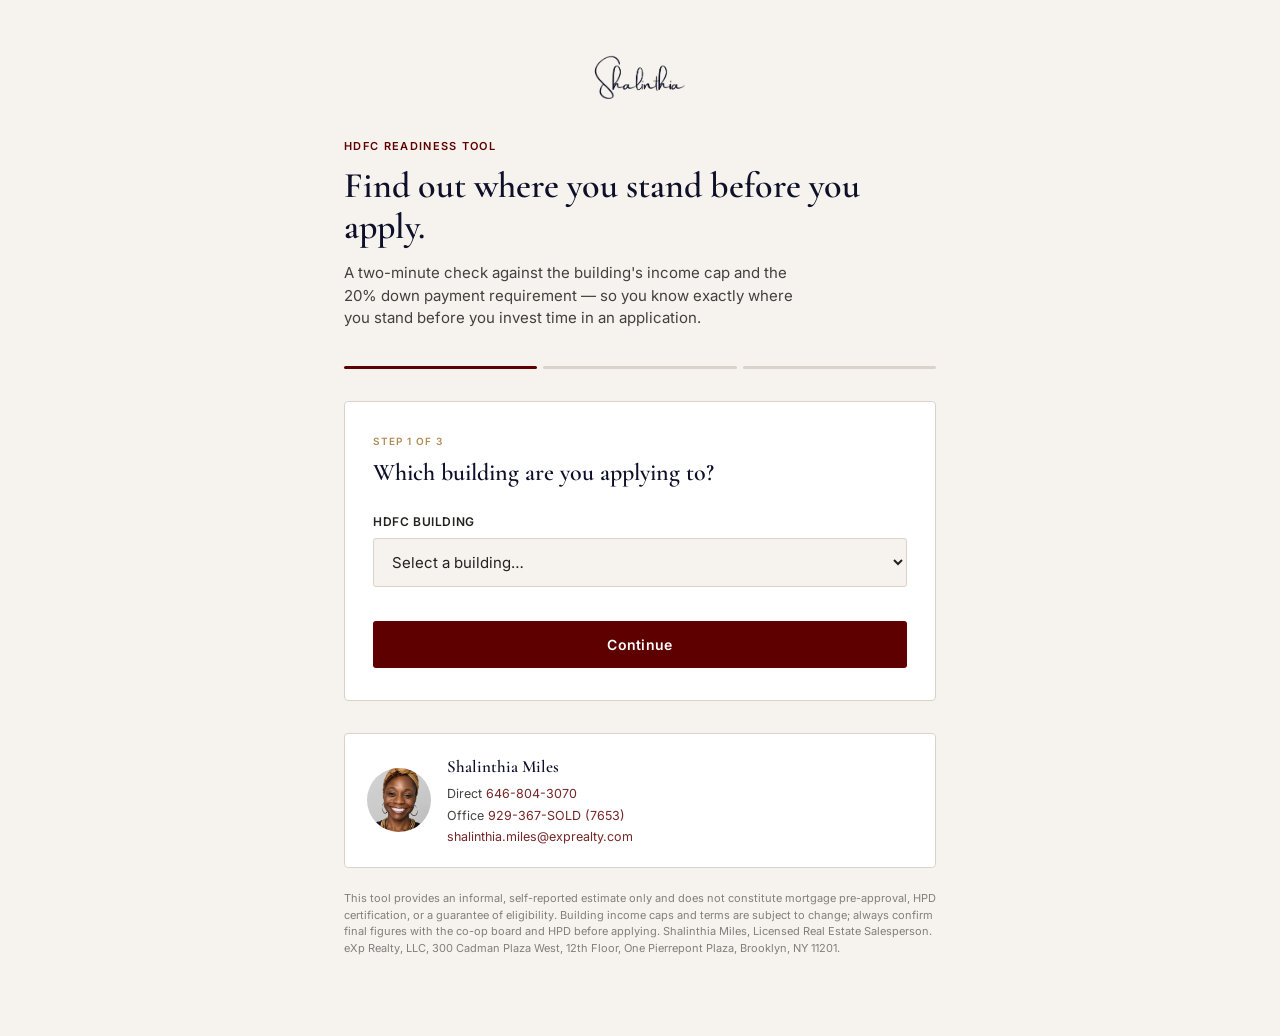
<file: hdfc-readiness-tool.html>
<!DOCTYPE html>
<html lang="en">
<head>
<meta charset="UTF-8">
<meta name="viewport" content="width=device-width, initial-scale=1.0">
<title>HDFC Readiness Tool | Shalinthia Miles</title>
<link rel="preconnect" href="https://fonts.googleapis.com">
<link href="https://fonts.googleapis.com/css2?family=Cormorant+Garamond:wght@500;600;700&family=Inter:wght@400;500;600;700&display=swap" rel="stylesheet">
<style>
  :root{
    --burgundy:#5E0000;
    --navy:#0D1028;
    --charcoal:#24221F;
    --cream:#F6F3EE;
    --beige:#D9D3CB;
    --gold:#B08D57;
  }
  *{box-sizing:border-box;}
  body{
    margin:0;
    background:var(--cream);
    color:var(--charcoal);
    font-family:'Inter',sans-serif;
    line-height:1.5;
    -webkit-font-smoothing:antialiased;
  }
  .wrap{
    max-width:640px;
    margin:0 auto;
    padding:48px 24px 80px;
  }
  .kicker{
    font-family:'Inter',sans-serif;
    font-weight:600;
    text-transform:uppercase;
    letter-spacing:0.12em;
    font-size:11px;
    color:var(--burgundy);
    margin-bottom:10px;
  }
  h1{
    font-family:'Cormorant Garamond',serif;
    font-weight:600;
    font-size:36px;
    line-height:1.15;
    margin:0 0 14px;
    color:var(--navy);
  }
  .sub{
    font-size:15px;
    color:var(--charcoal);
    opacity:0.85;
    margin-bottom:36px;
    max-width:50ch;
  }
  .card{
    background:#fff;
    border:1px solid var(--beige);
    border-radius:4px;
    padding:32px 28px;
    margin-bottom:20px;
  }
  .step-label{
    font-family:'Inter',sans-serif;
    font-weight:600;
    text-transform:uppercase;
    letter-spacing:0.1em;
    font-size:10px;
    color:var(--gold);
    margin-bottom:6px;
  }
  .step-title{
    font-family:'Cormorant Garamond',serif;
    font-weight:600;
    font-size:24px;
    color:var(--navy);
    margin:0 0 22px;
  }
  label{
    display:block;
    font-size:12px;
    font-weight:600;
    text-transform:uppercase;
    letter-spacing:0.05em;
    color:var(--charcoal);
    margin-bottom:7px;
    margin-top:20px;
  }
  label:first-of-type{margin-top:0;}
  select, input{
    width:100%;
    padding:13px 14px;
    border:1px solid var(--beige);
    border-radius:3px;
    background:var(--cream);
    font-family:'Inter',sans-serif;
    font-size:15px;
    color:var(--charcoal);
  }
  select:focus, input:focus{
    outline:none;
    border-color:var(--burgundy);
  }
  .hint{
    font-size:12px;
    color:var(--charcoal);
    opacity:0.6;
    margin-top:6px;
  }
  .btn{
    width:100%;
    margin-top:28px;
    padding:15px;
    background:var(--burgundy);
    color:#fff;
    border:none;
    border-radius:3px;
    font-family:'Inter',sans-serif;
    font-weight:600;
    font-size:14px;
    letter-spacing:0.02em;
    cursor:pointer;
    transition:opacity 0.15s;
  }
  .btn:hover{opacity:0.9;}
  .btn:disabled{opacity:0.4;cursor:not-allowed;}
  .btn-ghost{
    background:transparent;
    color:var(--burgundy);
    border:1px solid var(--burgundy);
  }
  .progress{
    display:flex;
    gap:6px;
    margin-bottom:32px;
  }
  .progress div{
    height:3px;
    flex:1;
    background:var(--beige);
    border-radius:2px;
  }
  .progress div.done{background:var(--burgundy);}
  .row{display:flex; gap:14px;}
  .row > div{flex:1;}
  .tier-headline{
    font-family:'Cormorant Garamond',serif;
    font-weight:700;
    font-size:30px;
    margin:0 0 6px;
  }
  .tier-ready .tier-headline{color:var(--burgundy);}
  .tier-close .tier-headline{color:var(--gold);}
  .tier-not .tier-headline{color:var(--navy);}
  .tier-over .tier-headline{color:var(--navy);}
  .tier-sub{
    font-size:14px;
    opacity:0.8;
    margin-bottom:28px;
  }
  .criterion{
    display:flex;
    align-items:flex-start;
    gap:14px;
    padding:16px 0;
    border-top:1px solid var(--beige);
  }
  .criterion:first-of-type{border-top:none;}
  .badge{
    width:26px;height:26px;
    border-radius:50%;
    display:flex;align-items:center;justify-content:center;
    font-size:14px;
    font-weight:700;
    flex-shrink:0;
    margin-top:2px;
  }
  .badge.pass{background:var(--burgundy);color:#fff;}
  .badge.fail{background:var(--navy);color:#fff;}
  .crit-title{font-weight:600;font-size:14px;margin-bottom:3px;}
  .crit-detail{font-size:13px;opacity:0.75;}
  .cta-box{
    background:var(--navy);
    color:#fff;
    padding:26px 24px;
    border-radius:4px;
    margin-top:8px;
    text-align:center;
  }
  .cta-box .cta-label{
    font-family:'Cormorant Garamond',serif;
    font-size:19px;
    font-weight:600;
    margin-bottom:14px;
  }
  .cta-box .btn{margin-top:0;background:var(--gold);color:var(--navy);}
  .footnote{
    font-size:11px;
    color:var(--charcoal);
    opacity:0.55;
    margin-top:22px;
    line-height:1.5;
  }
  .signature{
    font-family:'Cormorant Garamond',serif;
    font-style:italic;
    font-size:16px;
    color:var(--burgundy);
    text-align:center;
    margin-top:40px;
  }
  .brand-header{
    text-align:center;
    margin-bottom:28px;
  }
  .brand-header img{
    height:56px;
    width:auto;
  }
  .agent-block{
    display:flex;
    align-items:center;
    gap:16px;
    background:#fff;
    border:1px solid var(--beige);
    border-radius:4px;
    padding:20px 22px;
    margin-top:32px;
  }
  .agent-block img.headshot{
    width:64px;
    height:64px;
    border-radius:50%;
    object-fit:cover;
    flex-shrink:0;
  }
  .agent-name{
    font-family:'Cormorant Garamond',serif;
    font-weight:600;
    font-size:17px;
    color:var(--navy);
    margin-bottom:4px;
  }
  .agent-contact{
    font-size:12.5px;
    color:var(--charcoal);
    opacity:0.85;
    line-height:1.7;
  }
  .agent-contact a{
    color:var(--burgundy);
    text-decoration:none;
  }
  .error-msg{
    background:#FBEAEA;
    border:1px solid var(--burgundy);
    color:var(--burgundy);
    padding:12px 14px;
    border-radius:3px;
    font-size:13px;
    margin-bottom:16px;
    display:none;
  }
  .review-note{
    background:var(--cream);
    border:1px solid var(--gold);
    padding:16px 18px;
    border-radius:3px;
    font-size:13px;
    margin-top:20px;
    display:none;
  }
</style>
</head>
<body>
<div class="wrap">
  <div class="brand-header">
    <img src="[data-uri]" alt="Shalinthia">
  </div>
  <div class="kicker">HDFC Readiness Tool</div>
  <h1>Find out where you stand before you apply.</h1>
  <p class="sub">A two-minute check against the building's income cap and the 20% down payment requirement — so you know exactly where you stand before you invest time in an application.</p>

  <div class="progress">
    <div id="p1" class="done"></div>
    <div id="p2"></div>
    <div id="p3"></div>
  </div>

  <!-- STEP 1: Building -->
  <div class="card" id="step1">
    <div class="step-label">Step 1 of 3</div>
    <h2 class="step-title">Which building are you applying to?</h2>
    <div class="error-msg" id="err1"></div>
    <label for="building">HDFC Building</label>
    <select id="building">
      <option value="">Select a building…</option>
      <option value="__other__">My building isn't listed</option>
    </select>
    <div class="hint" id="buildingHint"></div>
    <button class="btn" onclick="goStep(2)">Continue</button>
  </div>

  <!-- STEP 2: Household & Income -->
  <div class="card" id="step2" style="display:none;">
    <div class="step-label">Step 2 of 3</div>
    <h2 class="step-title">Household size &amp; income</h2>
    <div class="error-msg" id="err2"></div>
    <label for="hhSize">Household Size</label>
    <select id="hhSize">
      <option value="">Select…</option>
      <option value="1">1 person</option>
      <option value="2">2 people</option>
      <option value="3">3 people</option>
      <option value="4">4 people</option>
      <option value="5">5 people</option>
      <option value="6">6 people</option>
      <option value="7">7 people</option>
      <option value="8">8+ people</option>
    </select>
    <label for="income">Total Annual Household Income</label>
    <input type="text" id="income" inputmode="numeric" placeholder="Enter your combined annual household income">
    <div class="hint">Combined gross annual income for everyone in the household. Numbers only, no need to type $ or commas.</div>
    <button class="btn" onclick="goStep(3)">Continue</button>
    <button class="btn btn-ghost" style="margin-top:10px;" onclick="goStep(1)">Back</button>
  </div>

  <!-- STEP 3: Funds -->
  <div class="card" id="step3" style="display:none;">
    <div class="step-label">Step 3 of 3</div>
    <h2 class="step-title">Down payment readiness</h2>
    <div class="error-msg" id="err3"></div>
    <label for="price">Target Purchase Price</label>
    <input type="text" id="price" inputmode="numeric" placeholder="Enter the building's or listing's asking price">
    <label for="funds">Liquid Funds Available</label>
    <input type="text" id="funds" inputmode="numeric" placeholder="Enter your available cash and savings">
    <div class="hint">Cash, savings, and other liquid assets available for your down payment and closing costs. Numbers only, no need to type $ or commas.</div>
    <button class="btn" onclick="showResult()">See My Result</button>
    <button class="btn btn-ghost" style="margin-top:10px;" onclick="goStep(2)">Back</button>
  </div>

  <!-- RESULTS -->
  <div class="card" id="results" style="display:none;">
  </div>

  <div class="agent-block">
    <img class="headshot" src="[data-uri]" alt="Shalinthia Miles">
    <div>
      <div class="agent-name">Shalinthia Miles</div>
      <div class="agent-contact">
        Direct <a href="tel:+16468043070">646-804-3070</a><br>
        Office <a href="tel:+19293677653">929-367-SOLD (7653)</a><br>
        <a href="mailto:shalinthia.miles@exprealty.com">shalinthia.miles@exprealty.com</a>
      </div>
    </div>
  </div>

  <div class="footnote">This tool provides an informal, self-reported estimate only and does not constitute mortgage pre-approval, HPD certification, or a guarantee of eligibility. Building income caps and terms are subject to change; always confirm final figures with the co-op board and HPD before applying. Shalinthia Miles, Licensed Real Estate Salesperson. eXp Realty, LLC, 300 Cadman Plaza West, 12th Floor, One Pierrepont Plaza, Brooklyn, NY 11201.</div>
</div>

<script>
// ---- Building data (from HDFC Readiness Tool - Building Lookup Table) ----
const BUILDINGS = [
  {name:"1044 New York Avenue HDFC", ami:"120% AMI", caps:[112080,128160,144120,160080,172886,185693,198499,211306], review:false},
  {name:"2818 Beverley Road HDFC", ami:"120% AMI", caps:[112080,128160,144120,160080,172886,185693,198499,211306], review:false},
  {name:"2236 Vanderveer Place HDFC", ami:"120% AMI", caps:[112080,128160,144120,160080,172886,185693,198499,211306], review:false},
  {name:"40 East 43rd Street HDFC", ami:"120% AMI", caps:[112080,128160,144120,160080,172886,185693,198499,211306], review:false},
  {name:"282 East 35th Street HDFC", ami:"Section 576 PHFL Formula", caps:null, review:true},
  {name:"3500 Snyder Avenue HDFC", ami:"120% AMI", caps:[112080,128160,144120,160080,172886,185693,198499,211306], review:false},
  {name:"730-734 St. Johns Place HDFC", ami:"120% AMI", caps:[112080,128160,144120,160080,172886,185693,198499,211306], review:false},
  {name:"118 Schenectady Avenue HDFC", ami:"120% AMI", caps:[112080,128160,144120,160080,172886,185693,198499,211306], review:false},
  {name:"465 Eastern Parkway HDFC", ami:"120% AMI", caps:[112080,128160,144120,160080,172886,185693,198499,211306], review:false},
  {name:"773 Eastern Parkway HDFC", ami:"120% AMI", caps:[112080,128160,144120,160080,172886,185693,198499,211306], review:false},
  {name:"1405 Prospect Place HDFC", ami:"120% AMI", caps:[112080,128160,144120,160080,172886,185693,198499,211306], review:false},
  {name:"600 Louisiana Avenue HDFC", ami:"80% AMI", caps:[74720,85440,96080,106720,115258,123795,132333,140870], review:false},
  {name:"175 Chestnut Street HDFC", ami:"100% AMI", caps:[93400,106800,120100,133400,144072,154744,165416,176088], review:false},
  {name:"580 New Lots Avenue HDFC", ami:"80% AMI", caps:[74720,85440,96080,106720,115258,123795,132333,140870], review:false},
  {name:"677 Ralph Avenue HDFC", ami:"80% AMI", caps:[74720,85440,96080,106720,115258,123795,132333,140870], review:false},
  {name:"340 Dumont Avenue HDFC", ami:"100% AMI", caps:[93400,106800,120100,133400,144072,154744,165416,176088], review:false},
  {name:"185 Chester Street HDFC", ami:"80% AMI", caps:[74720,85440,96080,106720,115258,123795,132333,140870], review:false},
  {name:"10-15 47th Road HDFC", ami:"165% AMI", caps:[154110,176220,198165,220110,237719,255328,272936,290545], review:false},
  {name:"11-15 47th Avenue HDFC", ami:"165% AMI", caps:[154110,176220,198165,220110,237719,255328,272936,290545], review:false},
  {name:"48-18 Vernon Boulevard HDFC", ami:"120% AMI", caps:[112080,128160,144120,160080,172886,185693,198499,211306], review:false},
];

let state = {};

// Populate building dropdown
const sel = document.getElementById('building');
BUILDINGS.forEach((b,i)=>{
  const opt = document.createElement('option');
  opt.value = i;
  opt.textContent = b.name + " — " + b.ami;
  sel.insertBefore(opt, sel.lastElementChild);
});

sel.addEventListener('change', ()=>{
  const hint = document.getElementById('buildingHint');
  if(sel.value === "__other__"){
    hint.textContent = "No problem. Book a consultation and we'll check this building's income caps with you.";
  } else if(sel.value !== ""){
    const b = BUILDINGS[sel.value];
    hint.textContent = b.review ? "This building uses a formula-based cap. Book a consultation and we'll review your numbers with you." : "AMI Tier: " + b.ami;
  } else {
    hint.textContent = "";
  }
});

function parseMoney(v){
  const n = parseFloat(String(v).replace(/[^0-9.]/g,''));
  return isNaN(n) ? null : n;
}
function fmt(n){
  return '$' + Math.round(n).toLocaleString('en-US');
}
function showErr(id, msg){
  const el = document.getElementById(id);
  el.textContent = msg;
  el.style.display = msg ? 'block':'none';
}

function goStep(n){
  for(let i=1;i<=3;i++){
    document.getElementById('step'+i).style.display = (i===n) ? 'block':'none';
    document.getElementById('p'+i).classList.toggle('done', i<=n);
  }
  document.getElementById('results').style.display = 'none';

  if(n===2){
    if(sel.value===""){ showErr('err1','Please select a building, or choose "not listed."'); document.getElementById('step1').style.display='block'; document.getElementById('step2').style.display='none'; document.getElementById('p2').classList.remove('done'); return; }
    showErr('err1','');
    state.buildingIdx = sel.value;
  }
  if(n===3){
    const hh = document.getElementById('hhSize').value;
    const inc = parseMoney(document.getElementById('income').value);
    if(!hh || inc===null){ showErr('err2','Please enter household size and income.'); document.getElementById('step2').style.display='block'; document.getElementById('step3').style.display='none'; document.getElementById('p3').classList.remove('done'); return; }
    showErr('err2','');
    state.hhSize = parseInt(hh);
    state.income = inc;
  }
}

// The result shows in the browser and nothing is sent anywhere (her decision, 2026-10-03: stop the calculator's send
// until Reservation's version is ready). No name, email, phone or figure leaves this page.
function showResult(){
  const price = parseMoney(document.getElementById('price').value);
  const funds = parseMoney(document.getElementById('funds').value);
  if(price===null || funds===null){ showErr('err3','Please enter a purchase price and your liquid funds.'); return; }
  showErr('err3','');
  state.price = price;
  state.funds = funds;

  renderResult(computeResult());
  document.getElementById('step3').style.display='none';
  document.getElementById('results').style.display='block';
}

function computeResult(){
  const buildingSel = state.buildingIdx;
  const isOther = buildingSel === "__other__";
  const building = isOther ? null : BUILDINGS[buildingSel];
  const needsReview = isOther || (building && building.review);

  const hhIdx = state.hhSize - 1;
  const cap = (!needsReview && building) ? building.caps[hhIdx] : null;
  const capOveragePct = cap ? ((state.income - cap) / cap) * 100 : null;

  let incomePass = null;
  if(cap !== null){ incomePass = state.income <= cap; }

  const downNeeded = state.price * 0.20;
  const fundsPass = state.funds >= downNeeded;
  const fundsGap = Math.max(0, downNeeded - state.funds);

  let tier, tierClass, tierMsg;

  if(needsReview){
    tier = "Manual Review Needed";
    tierClass = "tier-not";
    tierMsg = isOther
      ? "This building isn't in our list yet. Book a consultation and we'll verify its income caps with you."
      : "This building uses a statutory formula rather than a flat income cap. Book a consultation and we'll review your numbers with you.";
  } else if(capOveragePct !== null && capOveragePct > 10){
    tier = "Let's Explore Other Options";
    tierClass = "tier-over";
    tierMsg = "Your income is more than 10% over this building's cap — this specific HDFC likely isn't the right fit, but you have real buying power. Let's book a buyer's consultation to look at other programs and buildings suited to your income.";
  } else if(incomePass && fundsPass){
    tier = "Ready to Apply";
    tierClass = "tier-ready";
    tierMsg = "You meet both the income cap and the down payment requirement for this building. Let's schedule a consultation to start your application.";
  } else if(incomePass !== fundsPass){
    tier = "Close — Almost There";
    tierClass = "tier-close";
    tierMsg = "You meet one of the two requirements. With a bit of planning, you could be ready to apply.";
  } else {
    tier = "Not Yet Eligible";
    tierClass = "tier-not";
    tierMsg = "Based on what you've shared, this building isn't a fit yet — but we can help you build a plan toward HDFC readiness.";
  }

  return {tier, tierClass, tierMsg, cap, incomePass, fundsPass, downNeeded, fundsGap, needsReview, capOveragePct};
}

function renderResult(r){
  const el = document.getElementById('results');
  let html = `<div class="${r.tierClass}">
    <div class="tier-headline">${r.tier}</div>
    <div class="tier-sub">${r.tierMsg}</div>`;

  if(!r.needsReview){
    html += `<div class="criterion">
      <div class="badge ${r.incomePass?'pass':'fail'}">${r.incomePass?'✓':'✗'}</div>
      <div>
        <div class="crit-title">Income vs. Building Cap</div>
        <div class="crit-detail">Your household income: ${fmt(state.income)} — Building cap: ${fmt(r.cap)}${!r.incomePass ? ' (over by '+fmt(state.income-r.cap)+')' : ''}</div>
      </div>
    </div>
    <div class="criterion">
      <div class="badge ${r.fundsPass?'pass':'fail'}">${r.fundsPass?'✓':'✗'}</div>
      <div>
        <div class="crit-title">20% Down Payment</div>
        <div class="crit-detail">Required: ${fmt(r.downNeeded)} — You have: ${fmt(state.funds)}${!r.fundsPass ? ' (short by '+fmt(r.fundsGap)+')' : ''}</div>
      </div>
    </div>`;
  }

  html += `<div class="cta-box">
      <div class="cta-label">Next step</div>
      <a href="https://book.shalinthia.com/meeting/HomeSellingConsultation?src=website" target="_blank" style="text-decoration:none;">
        <button class="btn">Book a Consultation with Shalinthia</button>
      </a>
    </div>
  </div>`;
  el.innerHTML = html;
}
</script>
</body>
</html>
</file>
